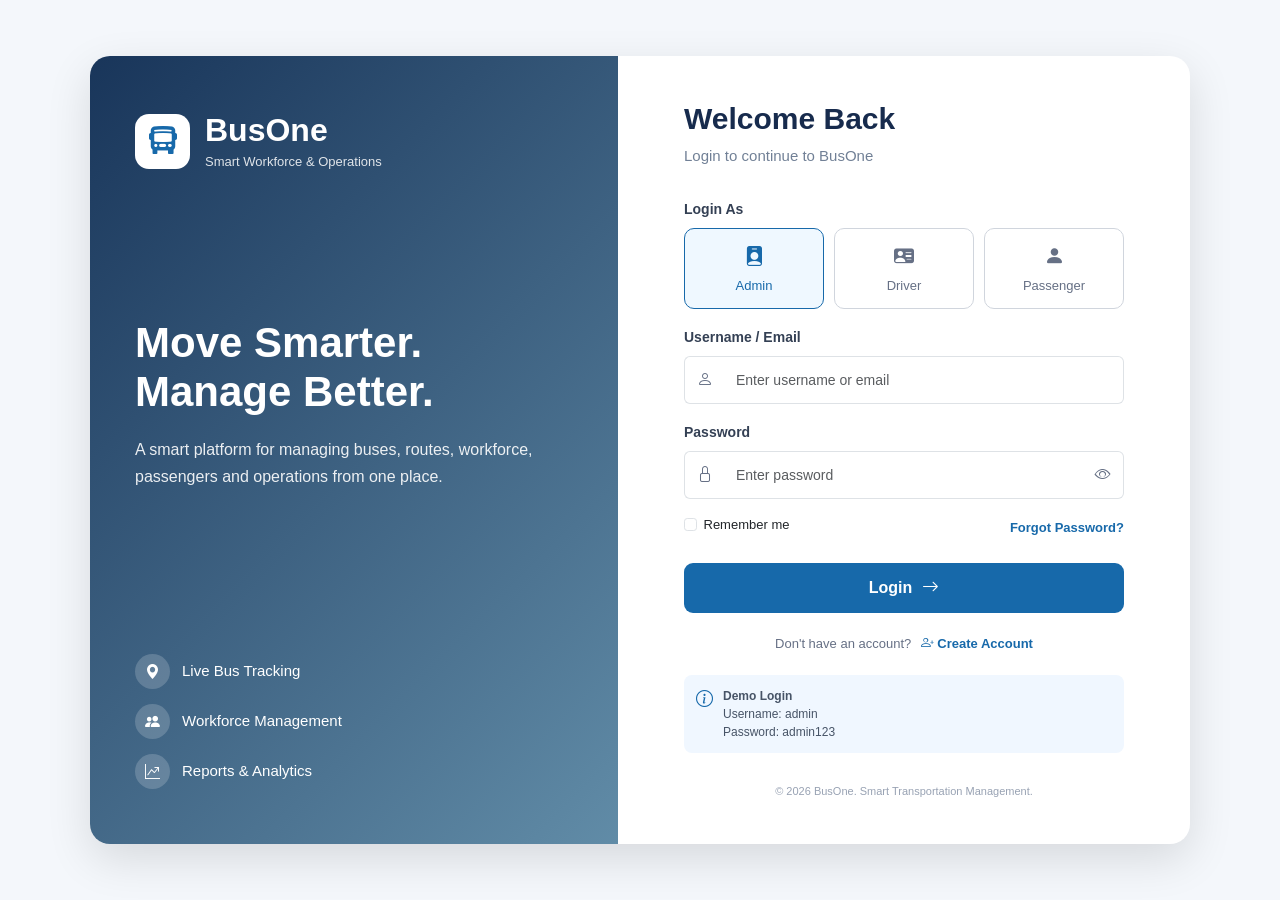
<file: Frontend/index.html>
<!DOCTYPE html>
<html lang="en">

<head>
    <meta charset="UTF-8">
    <meta name="viewport" content="width=device-width, initial-scale=1.0">

    <title>BusOne - Login</title>

    <!-- Bootstrap CSS -->
    <link href="https://cdn.jsdelivr.net/npm/bootstrap@5.3.3/dist/css/bootstrap.min.css" rel="stylesheet">

    <!-- Bootstrap Icons -->
    <link rel="stylesheet" href="https://cdn.jsdelivr.net/npm/bootstrap-icons@1.11.3/font/bootstrap-icons.min.css">

    <!-- Custom CSS -->
    <link rel="stylesheet" href="style.css">
</head>

<body>

    <div class="login-page">

        <div class="login-container">

            <!-- LEFT SIDE -->
            <div class="login-left">

                <div class="overlay"></div>

                <div class="left-content">

                    <div class="brand">
                        <div class="brand-icon">
                            <i class="bi bi-bus-front-fill"></i>
                        </div>

                        <div>
                            <h1>BusOne</h1>
                            <p>Smart Workforce & Operations</p>
                        </div>
                    </div>

                    <div class="welcome-text">
                        <h2>Move Smarter.<br>Manage Better.</h2>

                        <p>
                            A smart platform for managing buses,
                            routes, workforce, passengers and operations
                            from one place.
                        </p>
                    </div>

                    <div class="features">

                        <div class="feature">
                            <i class="bi bi-geo-alt-fill"></i>
                            <span>Live Bus Tracking</span>
                        </div>

                        <div class="feature">
                            <i class="bi bi-people-fill"></i>
                            <span>Workforce Management</span>
                        </div>

                        <div class="feature">
                            <i class="bi bi-graph-up-arrow"></i>
                            <span>Reports & Analytics</span>
                        </div>

                    </div>

                </div>

            </div>


            <!-- RIGHT SIDE -->
            <div class="login-right">

                <div class="login-box">

                    <!-- Logo -->
                    <div class="mobile-logo">
                        <div class="brand-icon">
                            <i class="bi bi-bus-front-fill"></i>
                        </div>

                        <h2>BusOne</h2>
                    </div>


                    <div class="login-heading">
                        <h2>Welcome Back</h2>
                        <p>Login to continue to BusOne</p>
                    </div>


                    <!-- Login Form -->
                    <form id="loginForm">

                        <!-- Role -->
                        <div class="mb-3">

                            <label class="form-label">
                                Login As
                            </label>

                            <div class="role-options">

                                <label class="role-card active">
                                    <input type="radio" name="role" value="admin" checked>

                                    <i class="bi bi-person-badge-fill"></i>

                                    <span>Admin</span>
                                </label>


                                <label class="role-card">
                                    <input type="radio" name="role" value="driver">

                                    <i class="bi bi-person-vcard-fill"></i>

                                    <span>Driver</span>
                                </label>


                                <label class="role-card">
                                    <input type="radio" name="role" value="passenger">

                                    <i class="bi bi-person-fill"></i>

                                    <span>Passenger</span>
                                </label>

                            </div>

                        </div>


                        <!-- Username -->
                        <div class="mb-3">

                            <label for="username" class="form-label">
                                Username / Email
                            </label>

                            <div class="input-group">

                                <span class="input-group-text">
                                    <i class="bi bi-person"></i>
                                </span>

                                <input type="text" class="form-control" id="username"
                                    placeholder="Enter username or email">

                            </div>

                            <small class="error-message" id="usernameError"></small>

                        </div>


                        <!-- Password -->
                        <div class="mb-3">

                            <label for="password" class="form-label">
                                Password
                            </label>

                            <div class="input-group">

                                <span class="input-group-text">
                                    <i class="bi bi-lock"></i>
                                </span>

                                <input type="password" class="form-control" id="password" placeholder="Enter password">

                                <button type="button" class="btn password-btn" id="togglePassword">
                                    <i class="bi bi-eye" id="eyeIcon"></i>
                                </button>

                            </div>

                            <small class="error-message" id="passwordError"></small>

                        </div>


                        <!-- Remember / Forgot -->
                        <div class="login-options">

                            <div class="form-check">

                                <input class="form-check-input" type="checkbox" id="remember">

                                <label class="form-check-label" for="remember">
                                    Remember me
                                </label>

                            </div>

                            <a href="#" id="forgotPassword">
                                Forgot Password?
                            </a>

                        </div>


                        <!-- Login Button -->
                        <button type="submit" class="btn login-btn">
                            <span>Login</span>
                            <i class="bi bi-arrow-right"></i>
                        </button>
                        <!-- Sign Up Button -->
                        <div class="signup-section">
                            <p>Don't have an account?</p>

                            <button type="button" class="btn signup-btn" data-bs-toggle="modal"
                                data-bs-target="#signupModal">
                                <i class="bi bi-person-plus"></i>
                                Create Account
                            </button>
                        </div>
                        
                        <!-- Demo Credentials -->
                        <div class="demo-info">

                            <i class="bi bi-info-circle"></i>

                            <div>
                                <strong>Demo Login</strong>
                                <br>
                                Username: admin
                                <br>
                                Password: admin123
                            </div>

                        </div>

                    </form>


                    <div class="login-footer">
                        <p>
                            © 2026 BusOne. Smart Transportation Management.
                        </p>
                    </div>

                </div>

            </div>

        </div>

    </div>
    <!-- =========================
     SIGN UP MODAL
========================= -->

<div
    class="modal fade"
    id="signupModal"
    tabindex="-1"
    aria-labelledby="signupModalLabel"
    aria-hidden="true"
>
    <div class="modal-dialog modal-dialog-centered">
        <div class="modal-content signup-modal">

            <!-- Modal Header -->
            <div class="modal-header">
                <div>
                    <h5 class="modal-title" id="signupModalLabel">
                        Create BusOne Account
                    </h5>

                    <p class="signup-subtitle">
                        Register to access BusOne
                    </p>
                </div>

                <button
                    type="button"
                    class="btn-close"
                    data-bs-dismiss="modal"
                    aria-label="Close"
                ></button>
            </div>


            <!-- Modal Body -->
            <div class="modal-body">

                <form id="signupForm">

                    <!-- Full Name -->
                    <div class="mb-3">
                        <label for="signupName" class="form-label">
                            Full Name
                        </label>

                        <div class="input-group">
                            <span class="input-group-text">
                                <i class="bi bi-person"></i>
                            </span>

                            <input
                                type="text"
                                class="form-control"
                                id="signupName"
                                placeholder="Enter your full name"
                            >
                        </div>

                        <small
                            class="error-message"
                            id="signupNameError"
                        ></small>
                    </div>


                    <!-- Email -->
                    <div class="mb-3">
                        <label for="signupEmail" class="form-label">
                            Email Address
                        </label>

                        <div class="input-group">
                            <span class="input-group-text">
                                <i class="bi bi-envelope"></i>
                            </span>

                            <input
                                type="email"
                                class="form-control"
                                id="signupEmail"
                                placeholder="Enter your email"
                            >
                        </div>

                        <small
                            class="error-message"
                            id="signupEmailError"
                        ></small>
                    </div>


                    <!-- Role -->
                    <div class="mb-3">
                        <label for="signupRole" class="form-label">
                            Register As
                        </label>

                        <select
                            class="form-select signup-select"
                            id="signupRole"
                        >
                            <option value="passenger">Passenger</option>
                            <option value="driver">Driver</option>
                            <option value="admin">Admin</option>
                        </select>
                    </div>


                    <!-- Password -->
                    <div class="mb-3">
                        <label for="signupPassword" class="form-label">
                            Password
                        </label>

                        <div class="input-group">
                            <span class="input-group-text">
                                <i class="bi bi-lock"></i>
                            </span>

                            <input
                                type="password"
                                class="form-control"
                                id="signupPassword"
                                placeholder="Create a password"
                            >
                        </div>

                        <small
                            class="error-message"
                            id="signupPasswordError"
                        ></small>
                    </div>


                    <!-- Confirm Password -->
                    <div class="mb-3">
                        <label for="confirmPassword" class="form-label">
                            Confirm Password
                        </label>

                        <div class="input-group">
                            <span class="input-group-text">
                                <i class="bi bi-shield-lock"></i>
                            </span>

                            <input
                                type="password"
                                class="form-control"
                                id="confirmPassword"
                                placeholder="Confirm your password"
                            >
                        </div>

                        <small
                            class="error-message"
                            id="confirmPasswordError"
                        ></small>
                    </div>


                    <!-- Signup Button -->
                    <button
                        type="submit"
                        class="btn signup-submit-btn"
                    >
                        <i class="bi bi-person-plus"></i>
                        Create Account
                    </button>

                </form>

            </div>

        </div>
    </div>
</div>

    <!-- Bootstrap JS -->
    <script src="https://cdn.jsdelivr.net/npm/bootstrap@5.3.3/dist/js/bootstrap.bundle.min.js">
    </script>

    <!-- Custom JS -->
    <script src="script.js"></script>

</body>

</html>
</file>
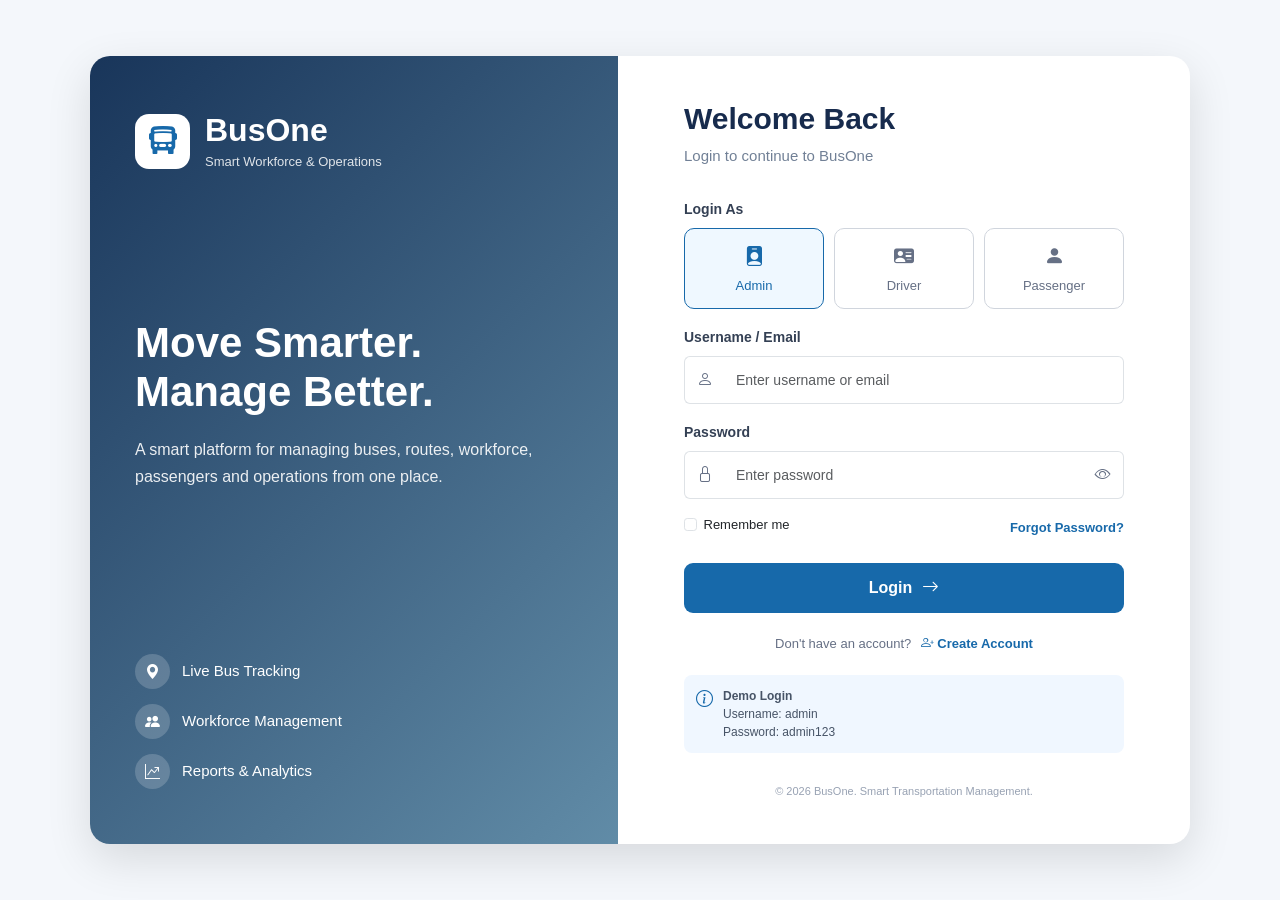
<file: Frontend/admin-dashboard.html>
<!DOCTYPE html>
<html lang="en">
<head>
  <meta charset="UTF-8">
  <meta name="viewport" content="width=device-width, initial-scale=1.0">

  <title>BusOne - Admin Dashboard</title>

  <!-- Bootstrap 5 -->
  <link
    href="https://cdn.jsdelivr.net/npm/bootstrap@5.3.3/dist/css/bootstrap.min.css"
    rel="stylesheet"
  >

  <!-- Bootstrap Icons -->
  <link
    rel="stylesheet"
    href="https://cdn.jsdelivr.net/npm/bootstrap-icons@1.11.3/font/bootstrap-icons.min.css"
  >

  <style>
    body {
      background: #f4f7fb;
      font-family: "Segoe UI", sans-serif;
    }

    .sidebar {
      min-height: 100vh;
      background: linear-gradient(180deg, #071b33, #0b3154);
    }

    .brand {
      font-size: 24px;
      font-weight: 700;
      color: white;
    }

    .brand i {
      color: #4da3ff;
    }

    .sidebar .nav-link {
      color: #cbd5e1;
      padding: 12px 15px;
      border-radius: 10px;
      margin-bottom: 5px;
      transition: 0.2s;
    }

    .sidebar .nav-link:hover,
    .sidebar .nav-link.active {
      background: rgba(255,255,255,0.12);
      color: white;
    }

    .sidebar .nav-link i {
      margin-right: 10px;
    }

    .topbar {
      background: white;
      border-bottom: 1px solid #e5e7eb;
    }

    .stat-card {
      border: none;
      border-radius: 16px;
      transition: 0.25s;
      box-shadow: 0 5px 20px rgba(0,0,0,0.05);
    }

    .stat-card:hover {
      transform: translateY(-4px);
      box-shadow: 0 10px 25px rgba(0,0,0,0.09);
    }

    .stat-icon {
      width: 52px;
      height: 52px;
      border-radius: 14px;
      display: flex;
      align-items: center;
      justify-content: center;
      font-size: 24px;
    }

    .dashboard-card {
      border: none;
      border-radius: 16px;
      box-shadow: 0 5px 20px rgba(0,0,0,0.05);
    }

    .quick-action {
      border: 1px solid #e5e7eb;
      border-radius: 12px;
      padding: 18px;
      text-decoration: none;
      color: #1f2937;
      display: block;
      transition: 0.2s;
    }

    .quick-action:hover {
      border-color: #0d6efd;
      background: #f8fbff;
      transform: translateY(-2px);
    }

    .profile-circle {
      width: 40px;
      height: 40px;
      border-radius: 50%;
      background: #0d6efd;
      color: white;
      display: flex;
      align-items: center;
      justify-content: center;
      font-weight: 600;
    }

    @media (max-width: 768px) {
      .sidebar {
        min-height: auto;
      }
    }
  </style>
</head>

<body>

<div class="container-fluid">
  <div class="row">

    <!-- SIDEBAR -->
    <aside class="col-lg-2 col-md-3 p-3 sidebar">

      <div class="brand mb-4">
        <i class="bi bi-bus-front-fill"></i>
        BusOne
      </div>

      <small class="text-secondary text-uppercase">
        Main Menu
      </small>

      <nav class="nav flex-column mt-3">

        <a href="#" class="nav-link active">
          <i class="bi bi-grid-fill"></i>
          Dashboard
        </a>

        <a href="buses.html" class="nav-link">
          <i class="bi bi-bus-front"></i>
          Buses
        </a>

        <a href="#" class="nav-link">
          <i class="bi bi-person-badge"></i>
          Drivers
        </a>

        <a href="#" class="nav-link">
          <i class="bi bi-people"></i>
          Passengers
        </a>

        <a href="#" class="nav-link">
          <i class="bi bi-ticket-perforated"></i>
          Bus Passes
        </a>

        <a href="#" class="nav-link">
          <i class="bi bi-calendar-check"></i>
          Attendance
        </a>

        <a href="#" class="nav-link">
          <i class="bi bi-credit-card"></i>
          Payments
        </a>

        <a href="#" class="nav-link">
          <i class="bi bi-bar-chart"></i>
          Reports
        </a>

        <a href="#" class="nav-link">
          <i class="bi bi-bell"></i>
          Notifications
        </a>

      </nav>

      <hr class="border-secondary">

      <button id="logoutBtn" class="btn btn-outline-light w-100">
        <i class="bi bi-box-arrow-right"></i>
        Logout
      </button>

    </aside>


    <!-- MAIN CONTENT -->
    <main class="col-lg-10 col-md-9 p-0">

      <!-- TOPBAR -->
      <div class="topbar px-4 py-3 d-flex justify-content-between align-items-center">

        <div>
          <h5 class="mb-0">Admin Dashboard</h5>
          <small class="text-muted">
            Smart Transportation Management
          </small>
        </div>

        <div class="d-flex align-items-center gap-3">

          <button class="btn btn-light position-relative">
            <i class="bi bi-bell"></i>
            <span class="position-absolute top-0 start-100 translate-middle badge rounded-pill bg-danger">
              3
            </span>
          </button>

          <div class="profile-circle">
            A
          </div>

        </div>

      </div>


      <!-- DASHBOARD -->
      <div class="p-4">

        <div class="mb-4">
          <h2 class="fw-bold">Welcome back, Admin 👋</h2>
          <p class="text-muted mb-0">
            Here's what's happening with BusOne today.
          </p>
        </div>


        <!-- STATISTICS -->
        <div class="row g-4 mb-4">

          <div class="col-xl-3 col-sm-6">
            <div class="card stat-card p-3">

              <div class="d-flex justify-content-between align-items-center">

                <div>
                  <small class="text-muted">
                    Total Buses
                  </small>

                  <h3 class="fw-bold mt-2 mb-0">
                    12
                  </h3>

                  <small class="text-success">
                    <i class="bi bi-arrow-up"></i>
                    8% this month
                  </small>
                </div>

                <div class="stat-icon bg-primary-subtle text-primary">
                  <i class="bi bi-bus-front-fill"></i>
                </div>

              </div>

            </div>
          </div>


          <div class="col-xl-3 col-sm-6">
            <div class="card stat-card p-3">

              <div class="d-flex justify-content-between align-items-center">

                <div>
                  <small class="text-muted">
                    Drivers
                  </small>

                  <h3 class="fw-bold mt-2 mb-0">
                    28
                  </h3>

                  <small class="text-success">
                    <i class="bi bi-check-circle"></i>
                    Active workforce
                  </small>
                </div>

                <div class="stat-icon bg-success-subtle text-success">
                  <i class="bi bi-person-badge-fill"></i>
                </div>

              </div>

            </div>
          </div>


          <div class="col-xl-3 col-sm-6">
            <div class="card stat-card p-3">

              <div class="d-flex justify-content-between align-items-center">

                <div>
                  <small class="text-muted">
                    Passengers
                  </small>

                  <h3 class="fw-bold mt-2 mb-0">
                    450
                  </h3>

                  <small class="text-success">
                    <i class="bi bi-arrow-up"></i>
                    12% this month
                  </small>
                </div>

                <div class="stat-icon bg-warning-subtle text-warning">
                  <i class="bi bi-people-fill"></i>
                </div>

              </div>

            </div>
          </div>


          <div class="col-xl-3 col-sm-6">
            <div class="card stat-card p-3">

              <div class="d-flex justify-content-between align-items-center">

                <div>
                  <small class="text-muted">
                    Active Passes
                  </small>

                  <h3 class="fw-bold mt-2 mb-0">
                    380
                  </h3>

                  <small class="text-primary">
                    <i class="bi bi-ticket-perforated"></i>
                    Valid passes
                  </small>
                </div>

                <div class="stat-icon bg-info-subtle text-info">
                  <i class="bi bi-ticket-detailed-fill"></i>
                </div>

              </div>

            </div>
          </div>

        </div>


        <div class="row g-4">

          <!-- QUICK ACTIONS -->
          <div class="col-lg-5">

            <div class="card dashboard-card p-4 h-100">

              <div class="d-flex justify-content-between mb-3">
                <h5 class="fw-bold mb-0">
                  Quick Actions
                </h5>

                <i class="bi bi-lightning-charge-fill text-warning"></i>
              </div>

              <div class="row g-3">

                <div class="col-6">
                  <a href="buses.html" class="quick-action">
                    <i class="bi bi-plus-circle text-primary fs-4"></i>
                    <div class="fw-semibold mt-2">
                      Add Bus
                    </div>
                    <small class="text-muted">
                      Register new bus
                    </small>
                  </a>
                </div>

                <div class="col-6">
                  <a href="#" class="quick-action">
                    <i class="bi bi-person-plus text-success fs-4"></i>
                    <div class="fw-semibold mt-2">
                      Add Driver
                    </div>
                    <small class="text-muted">
                      Add workforce
                    </small>
                  </a>
                </div>

                <div class="col-6">
                  <a href="#" class="quick-action">
                    <i class="bi bi-ticket text-warning fs-4"></i>
                    <div class="fw-semibold mt-2">
                      Manage Passes
                    </div>
                    <small class="text-muted">
                      View bus passes
                    </small>
                  </a>
                </div>

                <div class="col-6">
                  <a href="#" class="quick-action">
                    <i class="bi bi-bell text-danger fs-4"></i>
                    <div class="fw-semibold mt-2">
                      Notification
                    </div>
                    <small class="text-muted">
                      Send bus alerts
                    </small>
                  </a>
                </div>

              </div>

            </div>

          </div>


          <!-- RECENT ACTIVITY -->
          <div class="col-lg-7">

            <div class="card dashboard-card p-4 h-100">

              <div class="d-flex justify-content-between align-items-center mb-3">

                <h5 class="fw-bold mb-0">
                  Recent Activity
                </h5>

                <button class="btn btn-sm btn-outline-primary">
                  View All
                </button>

              </div>

              <div class="list-group list-group-flush">

                <div class="list-group-item px-0 d-flex gap-3">

                  <div class="stat-icon bg-primary-subtle text-primary">
                    <i class="bi bi-bus-front"></i>
                  </div>

                  <div>
                    <div class="fw-semibold">
                      New bus added
                    </div>

                    <small class="text-muted">
                      MH-16-2002 was added to the system
                    </small>
                  </div>

                </div>


                <div class="list-group-item px-0 d-flex gap-3">

                  <div class="stat-icon bg-success-subtle text-success">
                    <i class="bi bi-person-check"></i>
                  </div>

                  <div>
                    <div class="fw-semibold">
                      Passenger registered
                    </div>

                    <small class="text-muted">
                      New passenger account created
                    </small>
                  </div>

                </div>


                <div class="list-group-item px-0 d-flex gap-3">

                  <div class="stat-icon bg-warning-subtle text-warning">
                    <i class="bi bi-credit-card"></i>
                  </div>

                  <div>
                    <div class="fw-semibold">
                      One-day payment received
                    </div>

                    <small class="text-muted">
                      Temporary bus ticket generated
                    </small>
                  </div>

                </div>

              </div>

            </div>

          </div>

        </div>


        <!-- SYSTEM STATUS -->
        <div class="card dashboard-card p-4 mt-4">

          <div class="row align-items-center">

            <div class="col-md-8">

              <h5 class="fw-bold">
                <i class="bi bi-activity text-success"></i>
                System Status
              </h5>

              <p class="text-muted mb-md-0">
                BusOne services are running normally.
              </p>

            </div>

            <div class="col-md-4 text-md-end">

              <span class="badge bg-success-subtle text-success px-3 py-2">
                <i class="bi bi-check-circle-fill"></i>
                All Systems Operational
              </span>

            </div>

          </div>

        </div>

      </div>

    </main>

  </div>
</div>


<script src="admin-dashboard.js"></script>

</body>
</html>
</file>
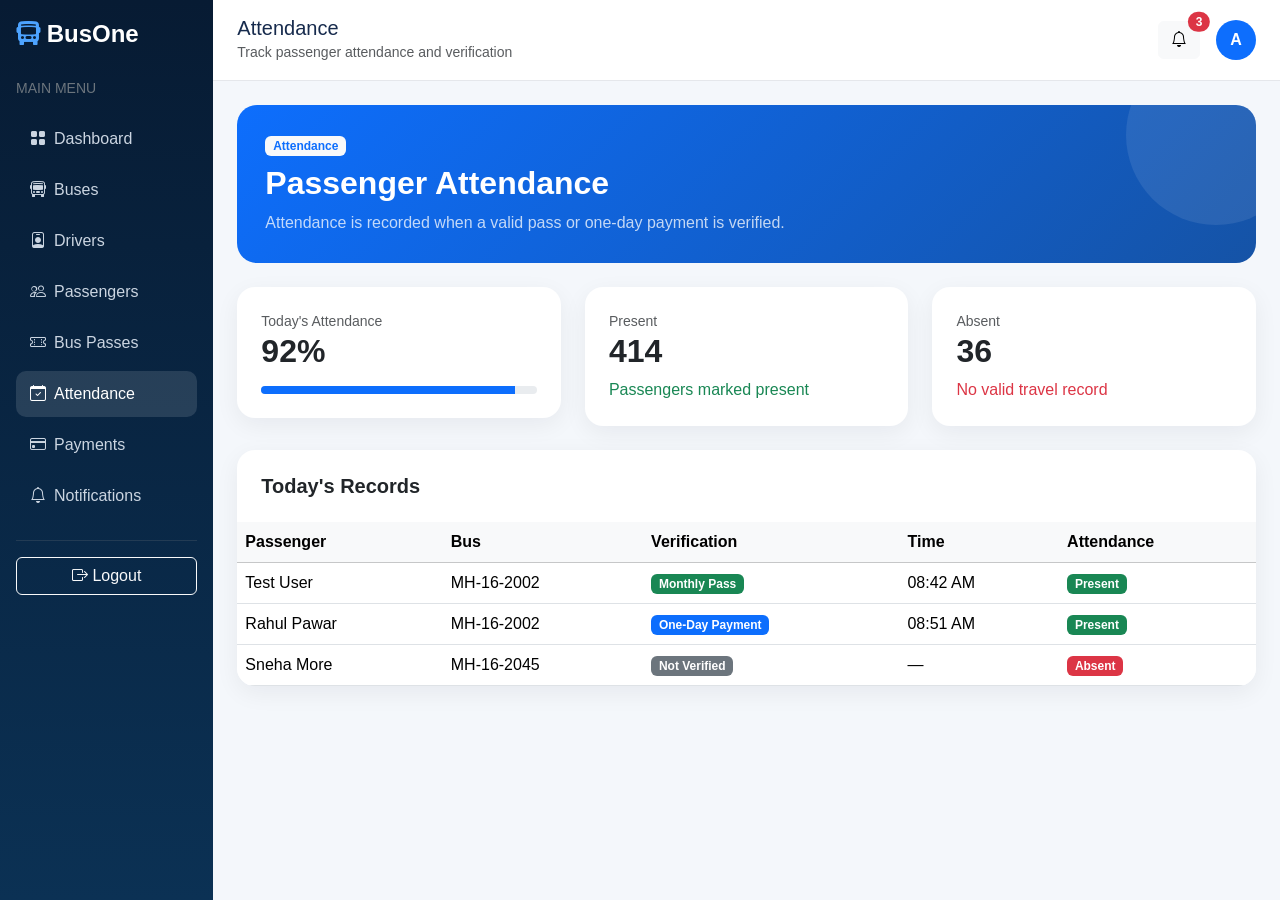
<file: Frontend/attendance.html>
<!DOCTYPE html>
<html lang="en">
<head>
<meta charset="UTF-8">
<meta name="viewport" content="width=device-width, initial-scale=1.0">
<title>BusOne - Attendance</title>
<link href="https://cdn.jsdelivr.net/npm/bootstrap@5.3.3/dist/css/bootstrap.min.css" rel="stylesheet">
<link rel="stylesheet" href="https://cdn.jsdelivr.net/npm/bootstrap-icons@1.11.3/font/bootstrap-icons.min.css">
<style>
body{background:#f4f7fb;font-family:"Segoe UI",Arial,sans-serif;color:#172b4d}
.sidebar{min-height:100vh;background:linear-gradient(180deg,#071b33,#0b3154)}
.brand{font-size:24px;font-weight:700;color:#fff}
.brand i{color:#4da3ff}
.sidebar .nav-link{color:#cbd5e1;padding:11px 14px;border-radius:10px;margin-bottom:5px}
.sidebar .nav-link:hover,.sidebar .nav-link.active{background:rgba(255,255,255,.12);color:#fff}
.sidebar .nav-link i{width:25px;margin-right:8px}
.topbar{background:#fff;border-bottom:1px solid #e5e7eb}
.cardx{border:0;border-radius:18px;box-shadow:0 7px 24px rgba(15,23,42,.06)}
.stat-icon{width:52px;height:52px;border-radius:14px;display:flex;align-items:center;justify-content:center;font-size:23px}
.hero{background:linear-gradient(135deg,#0d6efd,#1553a6);color:#fff;border-radius:20px;padding:28px;position:relative;overflow:hidden}
.hero:after{content:"";position:absolute;width:180px;height:180px;border-radius:50%;background:rgba(255,255,255,.09);right:-50px;top:-60px}
.table-card{border:0;border-radius:18px;box-shadow:0 7px 24px rgba(15,23,42,.06);overflow:hidden}
.profile{width:40px;height:40px;border-radius:50%;background:#0d6efd;color:#fff;display:flex;align-items:center;justify-content:center;font-weight:700}
@media(max-width:768px){.sidebar{min-height:auto}}
</style>
</head>
<body>
<div class="container-fluid"><div class="row">
<aside class="col-lg-2 col-md-3 p-3 sidebar">
<div class="brand mb-4"><i class="bi bi-bus-front-fill"></i> BusOne</div>
<small class="text-secondary text-uppercase">Main Menu</small>
<nav class="nav flex-column mt-3"><a href="admin-dashboard.html" class="nav-link "><i class="bi bi-grid-fill"></i>Dashboard</a><a href="buses.html" class="nav-link "><i class="bi bi-bus-front"></i>Buses</a><a href="drivers.html" class="nav-link "><i class="bi bi-person-badge"></i>Drivers</a><a href="passengers.html" class="nav-link "><i class="bi bi-people"></i>Passengers</a><a href="passes.html" class="nav-link "><i class="bi bi-ticket-perforated"></i>Bus Passes</a><a href="attendance.html" class="nav-link active"><i class="bi bi-calendar-check"></i>Attendance</a><a href="payments.html" class="nav-link "><i class="bi bi-credit-card"></i>Payments</a><a href="notifications.html" class="nav-link "><i class="bi bi-bell"></i>Notifications</a></nav>
<hr class="border-secondary">
<a href="index.html" class="btn btn-outline-light w-100"><i class="bi bi-box-arrow-right"></i> Logout</a>
</aside>
<main class="col-lg-10 col-md-9 p-0">
<div class="topbar px-4 py-3 d-flex justify-content-between align-items-center">
<div><h5 class="mb-0">Attendance</h5><small class="text-muted">Track passenger attendance and verification</small></div>
<div class="d-flex align-items-center gap-3"><button class="btn btn-light position-relative"><i class="bi bi-bell"></i><span class="position-absolute top-0 start-100 translate-middle badge rounded-pill bg-danger">3</span></button><div class="profile">A</div></div>
</div>
<div class="p-4">
<div class="hero mb-4"><div class="position-relative z-1"><span class="badge bg-light text-primary mb-2">Attendance</span><h2 class="fw-bold">Passenger Attendance</h2><p class="mb-0 opacity-75">Attendance is recorded when a valid pass or one-day payment is verified.</p></div></div>
<div class="row g-4 mb-4">
<div class="col-md-4"><div class="card cardx p-4"><small class="text-muted">Today's Attendance</small><h2 class="fw-bold">92%</h2><div class="progress mt-2" style="height:8px"><div class="progress-bar" style="width:92%"></div></div></div></div>
<div class="col-md-4"><div class="card cardx p-4"><small class="text-muted">Present</small><h2 class="fw-bold">414</h2><span class="text-success">Passengers marked present</span></div></div>
<div class="col-md-4"><div class="card cardx p-4"><small class="text-muted">Absent</small><h2 class="fw-bold">36</h2><span class="text-danger">No valid travel record</span></div></div>
</div>
<div class="card table-card"><div class="p-4"><h5 class="fw-bold mb-0">Today's Records</h5></div><div class="table-responsive"><table class="table align-middle mb-0"><thead class="table-light"><tr><th>Passenger</th><th>Bus</th><th>Verification</th><th>Time</th><th>Attendance</th></tr></thead><tbody>
<tr><td>Test User</td><td>MH-16-2002</td><td><span class="badge text-bg-success">Monthly Pass</span></td><td>08:42 AM</td><td><span class="badge text-bg-success">Present</span></td></tr>
<tr><td>Rahul Pawar</td><td>MH-16-2002</td><td><span class="badge text-bg-primary">One-Day Payment</span></td><td>08:51 AM</td><td><span class="badge text-bg-success">Present</span></td></tr>
<tr><td>Sneha More</td><td>MH-16-2045</td><td><span class="badge text-bg-secondary">Not Verified</span></td><td>—</td><td><span class="badge text-bg-danger">Absent</span></td></tr>
</tbody></table></div></div></div>
</main></div></div>
</body></html>
</file>
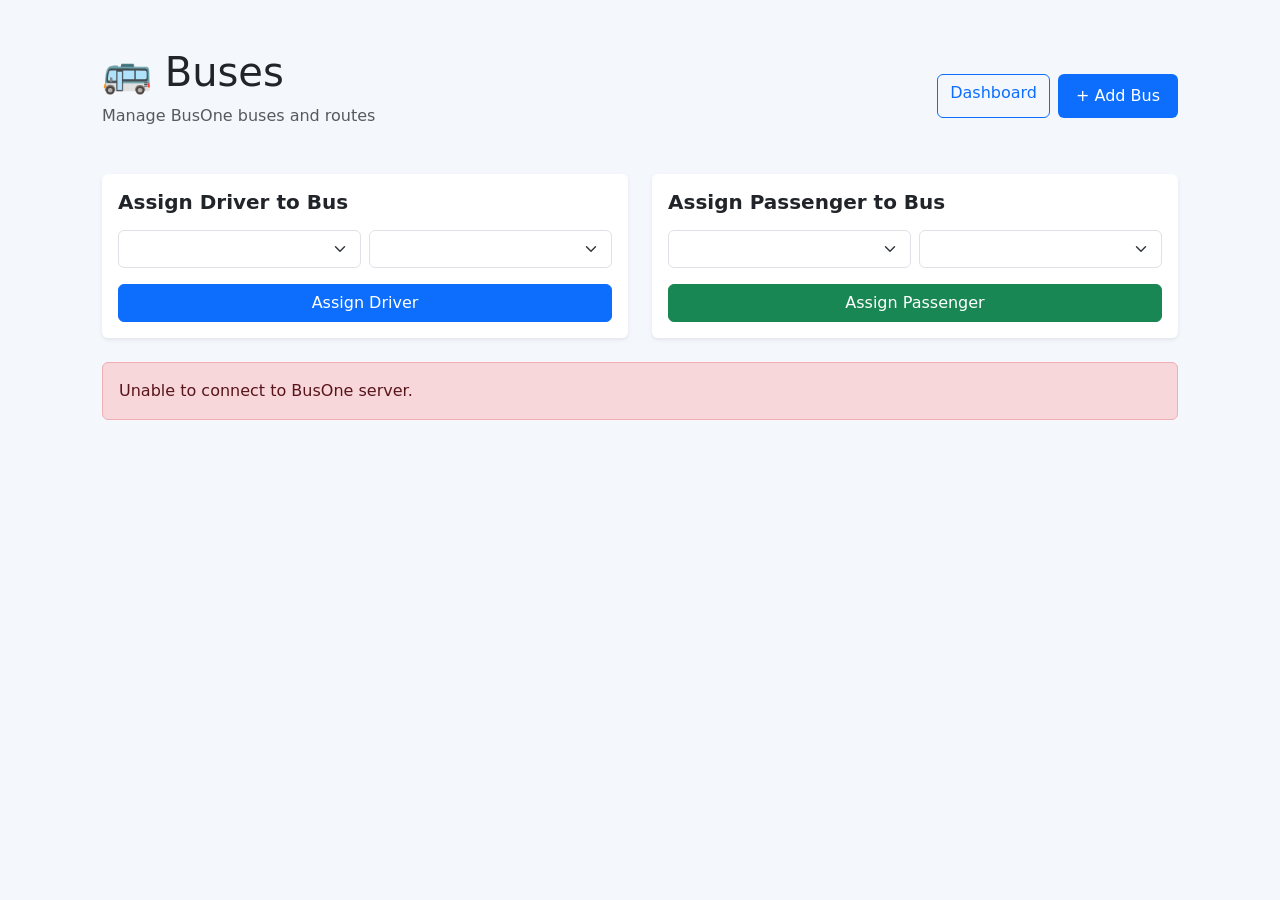
<file: Frontend/buses.html>
<!DOCTYPE html>
<html lang="en">
<head>
    <meta charset="UTF-8">
    <meta name="viewport" content="width=device-width, initial-scale=1.0">

    <title>BusOne - Buses</title>

    <link
        href="https://cdn.jsdelivr.net/npm/bootstrap@5.3.3/dist/css/bootstrap.min.css"
        rel="stylesheet"
    >

    <style>
        body {
            background: #f4f7fb;
        }

        .container {
            max-width: 1100px;
        }

        .page-header {
            display: flex;
            justify-content: space-between;
            align-items: center;
            margin-bottom: 30px;
        }

        .bus-card {
            background: white;
            border: 1px solid #ddd;
            border-radius: 10px;
            padding: 20px;
            margin-bottom: 15px;
        }

        .bus-number {
            font-size: 20px;
            font-weight: 600;
        }

        .add-btn {
            background: #0d6efd;
            color: white;
            border: none;
            padding: 10px 18px;
            border-radius: 6px;
        }

        .add-btn:hover {
            background: #0b5ed7;
        }
    </style>
</head>

<body>

<div class="container py-5">

    <div class="page-header">

        <div>
            <h1>🚌 Buses</h1>
            <p class="text-muted">
                Manage BusOne buses and routes
            </p>
        </div>

        <div class="d-flex gap-2">
            <a href="admin-dashboard.html" class="btn btn-outline-primary">Dashboard</a>
            <button
                class="add-btn"
                data-bs-toggle="modal"
                data-bs-target="#addBusModal"
            >
                + Add Bus
            </button>
        </div>

    </div>


    <div class="row g-4 mb-4">
        <div class="col-md-6">
            <div class="card shadow-sm border-0 p-3">
                <h5 class="fw-bold mb-3">Assign Driver to Bus</h5>
                <div class="row g-2">
                    <div class="col-md-6">
                        <select id="assignDriverSelect" class="form-select"></select>
                    </div>
                    <div class="col-md-6">
                        <select id="assignDriverBusSelect" class="form-select"></select>
                    </div>
                </div>
                <button id="assignDriverBtn" class="btn btn-primary mt-3 w-100">Assign Driver</button>
            </div>
        </div>
        <div class="col-md-6">
            <div class="card shadow-sm border-0 p-3">
                <h5 class="fw-bold mb-3">Assign Passenger to Bus</h5>
                <div class="row g-2">
                    <div class="col-md-6">
                        <select id="assignPassengerSelect" class="form-select"></select>
                    </div>
                    <div class="col-md-6">
                        <select id="assignPassengerBusSelect" class="form-select"></select>
                    </div>
                </div>
                <button id="assignPassengerBtn" class="btn btn-success mt-3 w-100">Assign Passenger</button>
            </div>
        </div>
    </div>

    <div id="busList">

        <div class="text-center text-muted">
            Loading buses...
        </div>

    </div>

</div>


<!-- Add Bus Modal -->

<div
    class="modal fade"
    id="addBusModal"
    tabindex="-1"
>
    <div class="modal-dialog">

        <div class="modal-content">

            <div class="modal-header">

                <h5 class="modal-title">
                    Add New Bus
                </h5>

                <button
                    type="button"
                    class="btn-close"
                    data-bs-dismiss="modal"
                ></button>

            </div>


            <div class="modal-body">

                <form id="addBusForm">

                    <div class="mb-3">

                        <label class="form-label">
                            Bus Number
                        </label>

                        <input
                            type="text"
                            class="form-control"
                            id="busNumber"
                            placeholder="Example: MH-16-AB-1234"
                            required
                        >

                    </div>


                    <div class="mb-3">

                        <label class="form-label">
                            Route
                        </label>

                        <input
                            type="text"
                            class="form-control"
                            id="busRoute"
                            placeholder="Example: Pune → Mumbai"
                            required
                        >

                    </div>


                    <div class="mb-3">

                        <label class="form-label">
                            Capacity
                        </label>

                        <input
                            type="number"
                            class="form-control"
                            id="busCapacity"
                            placeholder="Example: 50"
                            min="1"
                            required
                        >

                    </div>


                    <button
                        type="submit"
                        class="btn btn-primary w-100"
                    >
                        Add Bus
                    </button>

                </form>

            </div>

        </div>

    </div>
</div>


<script
    src="https://cdn.jsdelivr.net/npm/bootstrap@5.3.3/dist/js/bootstrap.bundle.min.js">
</script>

<script>

const API_URL = `${window.location.protocol}//${window.location.hostname}:5000`;


async function populateAssignmentOptions() {
    const driverSelect = document.getElementById('assignDriverSelect');
    const driverBusSelect = document.getElementById('assignDriverBusSelect');
    const passengerSelect = document.getElementById('assignPassengerSelect');
    const passengerBusSelect = document.getElementById('assignPassengerBusSelect');

    try {
        const [driversRes, passengersRes, busesRes] = await Promise.all([
            fetch(`${API_URL}/drivers`),
            fetch(`${API_URL}/passengers`),
            fetch(`${API_URL}/buses`)
        ]);

        const driversData = await driversRes.json();
        const passengersData = await passengersRes.json();
        const busesData = await busesRes.json();

        if (driverSelect) {
            driverSelect.innerHTML = '<option value="">Select driver</option>' + (driversData.drivers || []).map(d => `<option value="${d.id}">${d.full_name} (${d.email})</option>`).join('');
        }

        if (passengerSelect) {
            passengerSelect.innerHTML = '<option value="">Select passenger</option>' + (passengersData.passengers || []).map(p => `<option value="${p.id}">${p.full_name} (${p.email})</option>`).join('');
        }

        if (driverBusSelect) {
            driverBusSelect.innerHTML = '<option value="">Select bus</option>' + (busesData.buses || []).map(b => `<option value="${b.id}">${b.bus_number} - ${b.route}</option>`).join('');
        }

        if (passengerBusSelect) {
            passengerBusSelect.innerHTML = '<option value="">Select bus</option>' + (busesData.buses || []).map(b => `<option value="${b.id}">${b.bus_number} - ${b.route}</option>`).join('');
        }
    } catch (error) {
        console.error('Assignment options error:', error);
    }
}

async function loadBuses() {

    const busList = document.getElementById("busList");

    try {

        const response = await fetch(`${API_URL}/buses`);

        const result = await response.json();

        if (!result.success) {
            busList.innerHTML = `
                <p class="text-danger">
                    Unable to load buses.
                </p>
            `;
            return;
        }

        if (result.buses.length === 0) {

            busList.innerHTML = `
                <div class="alert alert-info">
                    No buses added yet.
                </div>
            `;

            return;
        }

        busList.innerHTML = "";

        result.buses.forEach(bus => {

            busList.innerHTML += `

                <div class="bus-card">
                    <div class="d-flex justify-content-between align-items-start gap-3">
                        <div>
                            <div class="bus-number">🚌 ${bus.bus_number}</div>
                            <div class="text-muted mt-2">Route: ${bus.route}</div>
                            <div class="text-muted">Capacity: ${bus.capacity} passengers</div>
                        </div>
                        <button class="btn btn-sm btn-outline-danger delete-bus-btn" data-bus-id="${bus.id}">Delete</button>
                    </div>
                </div>

            `;

        });

        document.querySelectorAll('.delete-bus-btn').forEach(btn => {
            btn.addEventListener('click', async () => {
                const id = btn.dataset.busId;
                if (!confirm('Delete this bus?')) return;
                const res = await fetch(`${API_URL}/buses/${id}`, { method: 'DELETE' });
                const json = await res.json();
                alert(json.message || 'Bus deleted.');
                loadBuses();
                populateAssignmentOptions();
            });
        });

    } catch (error) {

        console.error(error);

        busList.innerHTML = `
            <div class="alert alert-danger">
                Unable to connect to BusOne server.
            </div>
        `;

    }

}

document.getElementById('assignDriverBtn')?.addEventListener('click', async () => {
    const driver_id = document.getElementById('assignDriverSelect').value;
    const bus_id = document.getElementById('assignDriverBusSelect').value;
    if (!driver_id || !bus_id) {
        alert('Select a driver and a bus');
        return;
    }
    const res = await fetch(`${API_URL}/driver-assignments`, {
        method: 'POST',
        headers: { 'Content-Type': 'application/json' },
        body: JSON.stringify({ driver_id, bus_id })
    });
    const json = await res.json();
    alert(json.message || 'Driver assigned');
    populateAssignmentOptions();
    loadBuses();
});

document.getElementById('assignPassengerBtn')?.addEventListener('click', async () => {
    const passenger_id = document.getElementById('assignPassengerSelect').value;
    const bus_id = document.getElementById('assignPassengerBusSelect').value;
    if (!passenger_id || !bus_id) {
        alert('Select a passenger and a bus');
        return;
    }
    const res = await fetch(`${API_URL}/passenger-assignments`, {
        method: 'POST',
        headers: { 'Content-Type': 'application/json' },
        body: JSON.stringify({ passenger_id, bus_id })
    });
    const json = await res.json();
    alert(json.message || 'Passenger assigned');
    populateAssignmentOptions();
    loadBuses();
});

// ==========================
// ADD BUS
// ==========================

document
    .getElementById("addBusForm")
    .addEventListener("submit", async function(event) {

        event.preventDefault();


        const busNumber =
            document.getElementById("busNumber").value.trim();

        const route =
            document.getElementById("busRoute").value.trim();

        const capacity =
            document.getElementById("busCapacity").value;


        try {

            const response = await fetch(`${API_URL}/buses`, {

                method: "POST",

                headers: {
                    "Content-Type": "application/json"
                },

                body: JSON.stringify({

                    bus_number: busNumber,
                    route: route,
                    capacity: capacity

                })

            });


            const result = await response.json();


            if (result.success) {

                alert("Bus added successfully!");

                document
                    .getElementById("addBusForm")
                    .reset();


                const modalElement =
                    document.getElementById("addBusModal");

                const modal =
                    bootstrap.Modal.getInstance(modalElement);

                if (modal) {
                    modal.hide();
                }


                loadBuses();

            } else {

                alert(result.message);

            }

        } catch (error) {

            console.error(error);

            alert("Unable to connect to BusOne server.");

        }

    });


// Load buses when page opens

loadBuses();
populateAssignmentOptions();

</script>

</body>
</html>
</file>
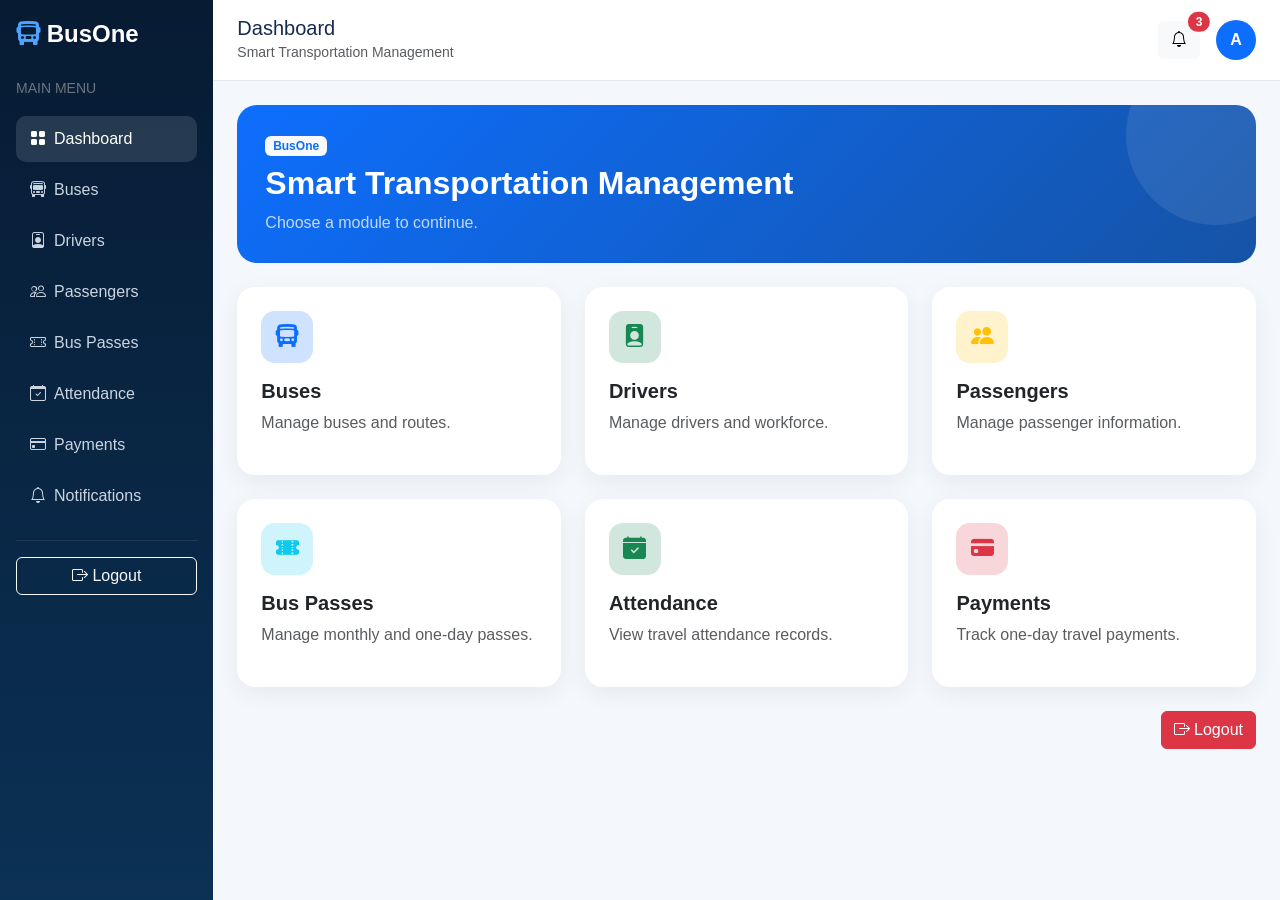
<file: Frontend/dashboard.html>
<!DOCTYPE html>
<html lang="en">
<head>
<meta charset="UTF-8">
<meta name="viewport" content="width=device-width, initial-scale=1.0">
<title>BusOne - Dashboard</title>
<link href="https://cdn.jsdelivr.net/npm/bootstrap@5.3.3/dist/css/bootstrap.min.css" rel="stylesheet">
<link rel="stylesheet" href="https://cdn.jsdelivr.net/npm/bootstrap-icons@1.11.3/font/bootstrap-icons.min.css">
<style>
body{background:#f4f7fb;font-family:"Segoe UI",Arial,sans-serif;color:#172b4d}
.sidebar{min-height:100vh;background:linear-gradient(180deg,#071b33,#0b3154)}
.brand{font-size:24px;font-weight:700;color:#fff}
.brand i{color:#4da3ff}
.sidebar .nav-link{color:#cbd5e1;padding:11px 14px;border-radius:10px;margin-bottom:5px}
.sidebar .nav-link:hover,.sidebar .nav-link.active{background:rgba(255,255,255,.12);color:#fff}
.sidebar .nav-link i{width:25px;margin-right:8px}
.topbar{background:#fff;border-bottom:1px solid #e5e7eb}
.cardx{border:0;border-radius:18px;box-shadow:0 7px 24px rgba(15,23,42,.06)}
.stat-icon{width:52px;height:52px;border-radius:14px;display:flex;align-items:center;justify-content:center;font-size:23px}
.hero{background:linear-gradient(135deg,#0d6efd,#1553a6);color:#fff;border-radius:20px;padding:28px;position:relative;overflow:hidden}
.hero:after{content:"";position:absolute;width:180px;height:180px;border-radius:50%;background:rgba(255,255,255,.09);right:-50px;top:-60px}
.table-card{border:0;border-radius:18px;box-shadow:0 7px 24px rgba(15,23,42,.06);overflow:hidden}
.profile{width:40px;height:40px;border-radius:50%;background:#0d6efd;color:#fff;display:flex;align-items:center;justify-content:center;font-weight:700}
@media(max-width:768px){.sidebar{min-height:auto}}
</style>
</head>
<body>
<div class="container-fluid"><div class="row">
<aside class="col-lg-2 col-md-3 p-3 sidebar">
<div class="brand mb-4"><i class="bi bi-bus-front-fill"></i> BusOne</div>
<small class="text-secondary text-uppercase">Main Menu</small>
<nav class="nav flex-column mt-3"><a href="admin-dashboard.html" class="nav-link active"><i class="bi bi-grid-fill"></i>Dashboard</a><a href="buses.html" class="nav-link "><i class="bi bi-bus-front"></i>Buses</a><a href="drivers.html" class="nav-link "><i class="bi bi-person-badge"></i>Drivers</a><a href="passengers.html" class="nav-link "><i class="bi bi-people"></i>Passengers</a><a href="passes.html" class="nav-link "><i class="bi bi-ticket-perforated"></i>Bus Passes</a><a href="attendance.html" class="nav-link "><i class="bi bi-calendar-check"></i>Attendance</a><a href="payments.html" class="nav-link "><i class="bi bi-credit-card"></i>Payments</a><a href="notifications.html" class="nav-link "><i class="bi bi-bell"></i>Notifications</a></nav>
<hr class="border-secondary">
<a href="index.html" class="btn btn-outline-light w-100"><i class="bi bi-box-arrow-right"></i> Logout</a>
</aside>
<main class="col-lg-10 col-md-9 p-0">
<div class="topbar px-4 py-3 d-flex justify-content-between align-items-center">
<div><h5 class="mb-0">Dashboard</h5><small class="text-muted">Smart Transportation Management</small></div>
<div class="d-flex align-items-center gap-3"><button class="btn btn-light position-relative"><i class="bi bi-bell"></i><span class="position-absolute top-0 start-100 translate-middle badge rounded-pill bg-danger">3</span></button><div class="profile">A</div></div>
</div>
<div class="p-4">
<div class="hero mb-4"><div class="position-relative z-1"><span class="badge bg-light text-primary mb-2">BusOne</span><h2 class="fw-bold">Smart Transportation Management</h2><p class="mb-0 opacity-75">Choose a module to continue.</p></div></div>
<div class="row g-4">
<div class="col-md-4"><a href="buses.html" class="text-decoration-none text-dark"><div class="card cardx p-4 h-100"><div class="stat-icon bg-primary-subtle text-primary"><i class="bi bi-bus-front-fill"></i></div><h5 class="fw-bold mt-3">Buses</h5><p class="text-muted">Manage buses and routes.</p></div></a></div>
<div class="col-md-4"><a href="drivers.html" class="text-decoration-none text-dark"><div class="card cardx p-4 h-100"><div class="stat-icon bg-success-subtle text-success"><i class="bi bi-person-badge-fill"></i></div><h5 class="fw-bold mt-3">Drivers</h5><p class="text-muted">Manage drivers and workforce.</p></div></a></div>
<div class="col-md-4"><a href="passengers.html" class="text-decoration-none text-dark"><div class="card cardx p-4 h-100"><div class="stat-icon bg-warning-subtle text-warning"><i class="bi bi-people-fill"></i></div><h5 class="fw-bold mt-3">Passengers</h5><p class="text-muted">Manage passenger information.</p></div></a></div>
<div class="col-md-4"><a href="passes.html" class="text-decoration-none text-dark"><div class="card cardx p-4 h-100"><div class="stat-icon bg-info-subtle text-info"><i class="bi bi-ticket-perforated-fill"></i></div><h5 class="fw-bold mt-3">Bus Passes</h5><p class="text-muted">Manage monthly and one-day passes.</p></div></a></div>
<div class="col-md-4"><a href="attendance.html" class="text-decoration-none text-dark"><div class="card cardx p-4 h-100"><div class="stat-icon bg-success-subtle text-success"><i class="bi bi-calendar-check-fill"></i></div><h5 class="fw-bold mt-3">Attendance</h5><p class="text-muted">View travel attendance records.</p></div></a></div>
<div class="col-md-4"><a href="payments.html" class="text-decoration-none text-dark"><div class="card cardx p-4 h-100"><div class="stat-icon bg-danger-subtle text-danger"><i class="bi bi-credit-card-fill"></i></div><h5 class="fw-bold mt-3">Payments</h5><p class="text-muted">Track one-day travel payments.</p></div></a></div>
</div>
<div class="text-end mt-4"><a href="index.html" class="btn btn-danger"><i class="bi bi-box-arrow-right"></i> Logout</a></div></div>
</main></div></div>
</body></html>
</file>
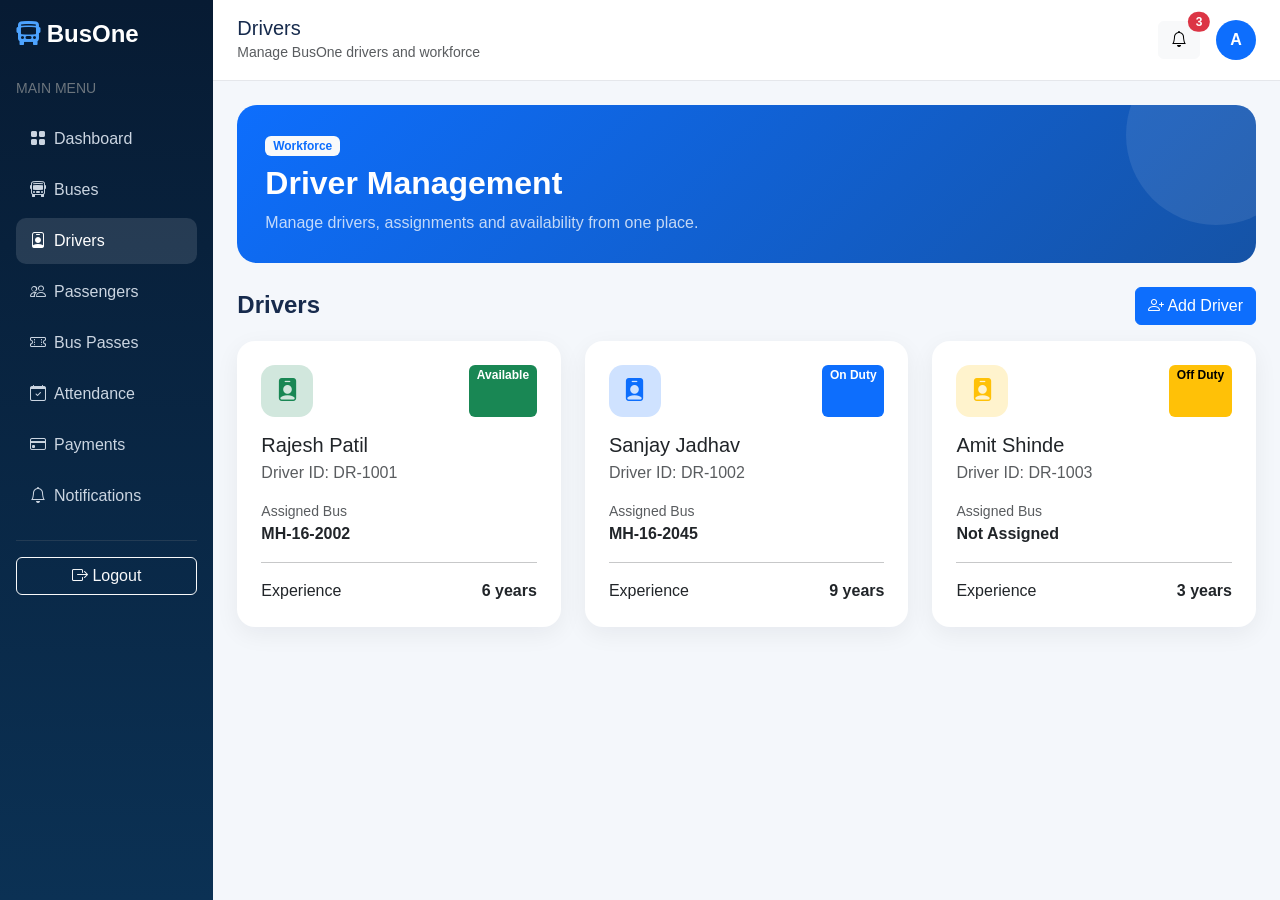
<file: Frontend/drivers.html>
<!DOCTYPE html>
<html lang="en">
<head>
<meta charset="UTF-8">
<meta name="viewport" content="width=device-width, initial-scale=1.0">
<title>BusOne - Drivers</title>
<link href="https://cdn.jsdelivr.net/npm/bootstrap@5.3.3/dist/css/bootstrap.min.css" rel="stylesheet">
<link rel="stylesheet" href="https://cdn.jsdelivr.net/npm/bootstrap-icons@1.11.3/font/bootstrap-icons.min.css">
<style>
body{background:#f4f7fb;font-family:"Segoe UI",Arial,sans-serif;color:#172b4d}
.sidebar{min-height:100vh;background:linear-gradient(180deg,#071b33,#0b3154)}
.brand{font-size:24px;font-weight:700;color:#fff}
.brand i{color:#4da3ff}
.sidebar .nav-link{color:#cbd5e1;padding:11px 14px;border-radius:10px;margin-bottom:5px}
.sidebar .nav-link:hover,.sidebar .nav-link.active{background:rgba(255,255,255,.12);color:#fff}
.sidebar .nav-link i{width:25px;margin-right:8px}
.topbar{background:#fff;border-bottom:1px solid #e5e7eb}
.cardx{border:0;border-radius:18px;box-shadow:0 7px 24px rgba(15,23,42,.06)}
.stat-icon{width:52px;height:52px;border-radius:14px;display:flex;align-items:center;justify-content:center;font-size:23px}
.hero{background:linear-gradient(135deg,#0d6efd,#1553a6);color:#fff;border-radius:20px;padding:28px;position:relative;overflow:hidden}
.hero:after{content:"";position:absolute;width:180px;height:180px;border-radius:50%;background:rgba(255,255,255,.09);right:-50px;top:-60px}
.table-card{border:0;border-radius:18px;box-shadow:0 7px 24px rgba(15,23,42,.06);overflow:hidden}
.profile{width:40px;height:40px;border-radius:50%;background:#0d6efd;color:#fff;display:flex;align-items:center;justify-content:center;font-weight:700}
@media(max-width:768px){.sidebar{min-height:auto}}
</style>
</head>
<body>
<div class="container-fluid"><div class="row">
<aside class="col-lg-2 col-md-3 p-3 sidebar">
<div class="brand mb-4"><i class="bi bi-bus-front-fill"></i> BusOne</div>
<small class="text-secondary text-uppercase">Main Menu</small>
<nav class="nav flex-column mt-3"><a href="admin-dashboard.html" class="nav-link "><i class="bi bi-grid-fill"></i>Dashboard</a><a href="buses.html" class="nav-link "><i class="bi bi-bus-front"></i>Buses</a><a href="drivers.html" class="nav-link active"><i class="bi bi-person-badge"></i>Drivers</a><a href="passengers.html" class="nav-link "><i class="bi bi-people"></i>Passengers</a><a href="passes.html" class="nav-link "><i class="bi bi-ticket-perforated"></i>Bus Passes</a><a href="attendance.html" class="nav-link "><i class="bi bi-calendar-check"></i>Attendance</a><a href="payments.html" class="nav-link "><i class="bi bi-credit-card"></i>Payments</a><a href="notifications.html" class="nav-link "><i class="bi bi-bell"></i>Notifications</a></nav>
<hr class="border-secondary">
<a href="index.html" class="btn btn-outline-light w-100"><i class="bi bi-box-arrow-right"></i> Logout</a>
</aside>
<main class="col-lg-10 col-md-9 p-0">
<div class="topbar px-4 py-3 d-flex justify-content-between align-items-center">
<div><h5 class="mb-0">Drivers</h5><small class="text-muted">Manage BusOne drivers and workforce</small></div>
<div class="d-flex align-items-center gap-3"><button class="btn btn-light position-relative"><i class="bi bi-bell"></i><span class="position-absolute top-0 start-100 translate-middle badge rounded-pill bg-danger">3</span></button><div class="profile">A</div></div>
</div>
<div class="p-4">
<div class="hero mb-4"><div class="position-relative z-1"><span class="badge bg-light text-primary mb-2">Workforce</span><h2 class="fw-bold">Driver Management</h2><p class="mb-0 opacity-75">Manage drivers, assignments and availability from one place.</p></div></div>
<div class="d-flex justify-content-between align-items-center mb-3"><h4 class="fw-bold mb-0">Drivers</h4><button class="btn btn-primary"><i class="bi bi-person-plus"></i> Add Driver</button></div>
<div class="row g-4">
<div class="col-xl-4 col-md-6"><div class="card cardx p-4 h-100"><div class="d-flex justify-content-between"><div class="stat-icon bg-success-subtle text-success"><i class="bi bi-person-badge-fill"></i></div><span class="badge text-bg-success">Available</span></div><h5 class="mt-3 mb-1">Rajesh Patil</h5><p class="text-muted mb-3">Driver ID: DR-1001</p><div class="small text-muted">Assigned Bus</div><div class="fw-semibold">MH-16-2002</div><hr><div class="d-flex justify-content-between"><span>Experience</span><strong>6 years</strong></div></div></div>
<div class="col-xl-4 col-md-6"><div class="card cardx p-4 h-100"><div class="d-flex justify-content-between"><div class="stat-icon bg-primary-subtle text-primary"><i class="bi bi-person-badge-fill"></i></div><span class="badge text-bg-primary">On Duty</span></div><h5 class="mt-3 mb-1">Sanjay Jadhav</h5><p class="text-muted mb-3">Driver ID: DR-1002</p><div class="small text-muted">Assigned Bus</div><div class="fw-semibold">MH-16-2045</div><hr><div class="d-flex justify-content-between"><span>Experience</span><strong>9 years</strong></div></div></div>
<div class="col-xl-4 col-md-6"><div class="card cardx p-4 h-100"><div class="d-flex justify-content-between"><div class="stat-icon bg-warning-subtle text-warning"><i class="bi bi-person-badge-fill"></i></div><span class="badge text-bg-warning">Off Duty</span></div><h5 class="mt-3 mb-1">Amit Shinde</h5><p class="text-muted mb-3">Driver ID: DR-1003</p><div class="small text-muted">Assigned Bus</div><div class="fw-semibold">Not Assigned</div><hr><div class="d-flex justify-content-between"><span>Experience</span><strong>3 years</strong></div></div></div>
</div></div>
</main></div></div>
</body></html>
</file>
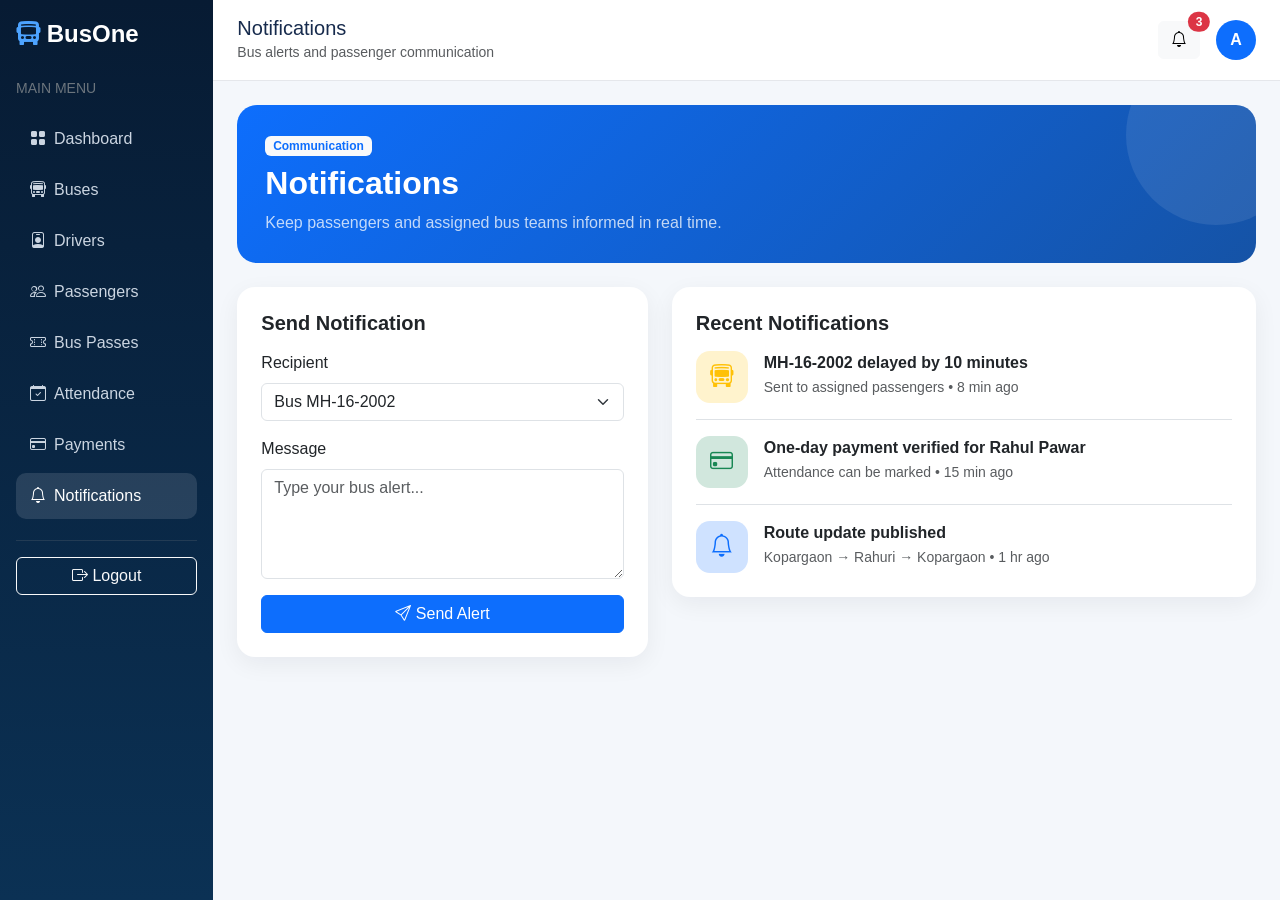
<file: Frontend/notifications.html>
<!DOCTYPE html>
<html lang="en">
<head>
<meta charset="UTF-8">
<meta name="viewport" content="width=device-width, initial-scale=1.0">
<title>BusOne - Notifications</title>
<link href="https://cdn.jsdelivr.net/npm/bootstrap@5.3.3/dist/css/bootstrap.min.css" rel="stylesheet">
<link rel="stylesheet" href="https://cdn.jsdelivr.net/npm/bootstrap-icons@1.11.3/font/bootstrap-icons.min.css">
<style>
body{background:#f4f7fb;font-family:"Segoe UI",Arial,sans-serif;color:#172b4d}
.sidebar{min-height:100vh;background:linear-gradient(180deg,#071b33,#0b3154)}
.brand{font-size:24px;font-weight:700;color:#fff}
.brand i{color:#4da3ff}
.sidebar .nav-link{color:#cbd5e1;padding:11px 14px;border-radius:10px;margin-bottom:5px}
.sidebar .nav-link:hover,.sidebar .nav-link.active{background:rgba(255,255,255,.12);color:#fff}
.sidebar .nav-link i{width:25px;margin-right:8px}
.topbar{background:#fff;border-bottom:1px solid #e5e7eb}
.cardx{border:0;border-radius:18px;box-shadow:0 7px 24px rgba(15,23,42,.06)}
.stat-icon{width:52px;height:52px;border-radius:14px;display:flex;align-items:center;justify-content:center;font-size:23px}
.hero{background:linear-gradient(135deg,#0d6efd,#1553a6);color:#fff;border-radius:20px;padding:28px;position:relative;overflow:hidden}
.hero:after{content:"";position:absolute;width:180px;height:180px;border-radius:50%;background:rgba(255,255,255,.09);right:-50px;top:-60px}
.table-card{border:0;border-radius:18px;box-shadow:0 7px 24px rgba(15,23,42,.06);overflow:hidden}
.profile{width:40px;height:40px;border-radius:50%;background:#0d6efd;color:#fff;display:flex;align-items:center;justify-content:center;font-weight:700}
@media(max-width:768px){.sidebar{min-height:auto}}
</style>
</head>
<body>
<div class="container-fluid"><div class="row">
<aside class="col-lg-2 col-md-3 p-3 sidebar">
<div class="brand mb-4"><i class="bi bi-bus-front-fill"></i> BusOne</div>
<small class="text-secondary text-uppercase">Main Menu</small>
<nav class="nav flex-column mt-3"><a href="admin-dashboard.html" class="nav-link "><i class="bi bi-grid-fill"></i>Dashboard</a><a href="buses.html" class="nav-link "><i class="bi bi-bus-front"></i>Buses</a><a href="drivers.html" class="nav-link "><i class="bi bi-person-badge"></i>Drivers</a><a href="passengers.html" class="nav-link "><i class="bi bi-people"></i>Passengers</a><a href="passes.html" class="nav-link "><i class="bi bi-ticket-perforated"></i>Bus Passes</a><a href="attendance.html" class="nav-link "><i class="bi bi-calendar-check"></i>Attendance</a><a href="payments.html" class="nav-link "><i class="bi bi-credit-card"></i>Payments</a><a href="notifications.html" class="nav-link active"><i class="bi bi-bell"></i>Notifications</a></nav>
<hr class="border-secondary">
<a href="index.html" class="btn btn-outline-light w-100"><i class="bi bi-box-arrow-right"></i> Logout</a>
</aside>
<main class="col-lg-10 col-md-9 p-0">
<div class="topbar px-4 py-3 d-flex justify-content-between align-items-center">
<div><h5 class="mb-0">Notifications</h5><small class="text-muted">Bus alerts and passenger communication</small></div>
<div class="d-flex align-items-center gap-3"><button class="btn btn-light position-relative"><i class="bi bi-bell"></i><span class="position-absolute top-0 start-100 translate-middle badge rounded-pill bg-danger">3</span></button><div class="profile">A</div></div>
</div>
<div class="p-4">
<div class="hero mb-4"><div class="position-relative z-1"><span class="badge bg-light text-primary mb-2">Communication</span><h2 class="fw-bold">Notifications</h2><p class="mb-0 opacity-75">Keep passengers and assigned bus teams informed in real time.</p></div></div>
<div class="row g-4">
<div class="col-lg-5"><div class="card cardx p-4"><h5 class="fw-bold mb-3">Send Notification</h5><label class="form-label">Recipient</label><select class="form-select mb-3"><option>Bus MH-16-2002</option><option>All passengers</option><option>Driver - MH-16-2002</option></select><label class="form-label">Message</label><textarea class="form-control mb-3" rows="4" placeholder="Type your bus alert..."></textarea><button class="btn btn-primary w-100"><i class="bi bi-send"></i> Send Alert</button></div></div>
<div class="col-lg-7"><div class="card cardx p-4"><h5 class="fw-bold mb-3">Recent Notifications</h5>
<div class="d-flex gap-3 border-bottom pb-3 mb-3"><div class="stat-icon bg-warning-subtle text-warning"><i class="bi bi-bus-front"></i></div><div><div class="fw-semibold">MH-16-2002 delayed by 10 minutes</div><small class="text-muted">Sent to assigned passengers • 8 min ago</small></div></div>
<div class="d-flex gap-3 border-bottom pb-3 mb-3"><div class="stat-icon bg-success-subtle text-success"><i class="bi bi-credit-card"></i></div><div><div class="fw-semibold">One-day payment verified for Rahul Pawar</div><small class="text-muted">Attendance can be marked • 15 min ago</small></div></div>
<div class="d-flex gap-3"><div class="stat-icon bg-primary-subtle text-primary"><i class="bi bi-bell"></i></div><div><div class="fw-semibold">Route update published</div><small class="text-muted">Kopargaon → Rahuri → Kopargaon • 1 hr ago</small></div></div>
</div></div></div></div>
</main></div></div>
</body></html>
</file>
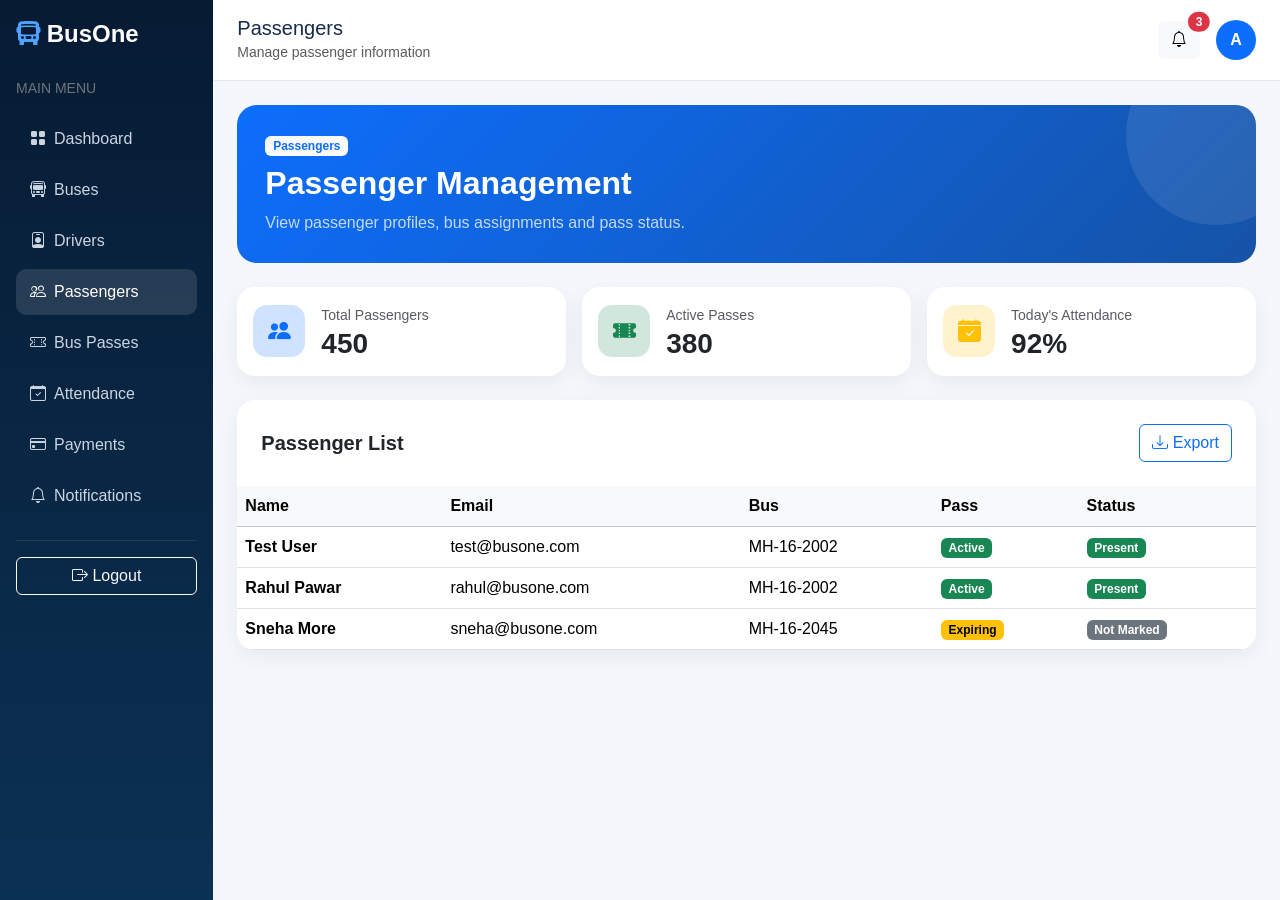
<file: Frontend/passengers.html>
<!DOCTYPE html>
<html lang="en">
<head>
<meta charset="UTF-8">
<meta name="viewport" content="width=device-width, initial-scale=1.0">
<title>BusOne - Passengers</title>
<link href="https://cdn.jsdelivr.net/npm/bootstrap@5.3.3/dist/css/bootstrap.min.css" rel="stylesheet">
<link rel="stylesheet" href="https://cdn.jsdelivr.net/npm/bootstrap-icons@1.11.3/font/bootstrap-icons.min.css">
<style>
body{background:#f4f7fb;font-family:"Segoe UI",Arial,sans-serif;color:#172b4d}
.sidebar{min-height:100vh;background:linear-gradient(180deg,#071b33,#0b3154)}
.brand{font-size:24px;font-weight:700;color:#fff}
.brand i{color:#4da3ff}
.sidebar .nav-link{color:#cbd5e1;padding:11px 14px;border-radius:10px;margin-bottom:5px}
.sidebar .nav-link:hover,.sidebar .nav-link.active{background:rgba(255,255,255,.12);color:#fff}
.sidebar .nav-link i{width:25px;margin-right:8px}
.topbar{background:#fff;border-bottom:1px solid #e5e7eb}
.cardx{border:0;border-radius:18px;box-shadow:0 7px 24px rgba(15,23,42,.06)}
.stat-icon{width:52px;height:52px;border-radius:14px;display:flex;align-items:center;justify-content:center;font-size:23px}
.hero{background:linear-gradient(135deg,#0d6efd,#1553a6);color:#fff;border-radius:20px;padding:28px;position:relative;overflow:hidden}
.hero:after{content:"";position:absolute;width:180px;height:180px;border-radius:50%;background:rgba(255,255,255,.09);right:-50px;top:-60px}
.table-card{border:0;border-radius:18px;box-shadow:0 7px 24px rgba(15,23,42,.06);overflow:hidden}
.profile{width:40px;height:40px;border-radius:50%;background:#0d6efd;color:#fff;display:flex;align-items:center;justify-content:center;font-weight:700}
@media(max-width:768px){.sidebar{min-height:auto}}
</style>
</head>
<body>
<div class="container-fluid"><div class="row">
<aside class="col-lg-2 col-md-3 p-3 sidebar">
<div class="brand mb-4"><i class="bi bi-bus-front-fill"></i> BusOne</div>
<small class="text-secondary text-uppercase">Main Menu</small>
<nav class="nav flex-column mt-3"><a href="admin-dashboard.html" class="nav-link "><i class="bi bi-grid-fill"></i>Dashboard</a><a href="buses.html" class="nav-link "><i class="bi bi-bus-front"></i>Buses</a><a href="drivers.html" class="nav-link "><i class="bi bi-person-badge"></i>Drivers</a><a href="passengers.html" class="nav-link active"><i class="bi bi-people"></i>Passengers</a><a href="passes.html" class="nav-link "><i class="bi bi-ticket-perforated"></i>Bus Passes</a><a href="attendance.html" class="nav-link "><i class="bi bi-calendar-check"></i>Attendance</a><a href="payments.html" class="nav-link "><i class="bi bi-credit-card"></i>Payments</a><a href="notifications.html" class="nav-link "><i class="bi bi-bell"></i>Notifications</a></nav>
<hr class="border-secondary">
<a href="index.html" class="btn btn-outline-light w-100"><i class="bi bi-box-arrow-right"></i> Logout</a>
</aside>
<main class="col-lg-10 col-md-9 p-0">
<div class="topbar px-4 py-3 d-flex justify-content-between align-items-center">
<div><h5 class="mb-0">Passengers</h5><small class="text-muted">Manage passenger information</small></div>
<div class="d-flex align-items-center gap-3"><button class="btn btn-light position-relative"><i class="bi bi-bell"></i><span class="position-absolute top-0 start-100 translate-middle badge rounded-pill bg-danger">3</span></button><div class="profile">A</div></div>
</div>
<div class="p-4">
<div class="hero mb-4"><div class="position-relative z-1"><span class="badge bg-light text-primary mb-2">Passengers</span><h2 class="fw-bold">Passenger Management</h2><p class="mb-0 opacity-75">View passenger profiles, bus assignments and pass status.</p></div></div>
<div class="row g-3 mb-4">
<div class="col-md-4"><div class="card cardx p-3"><div class="d-flex align-items-center gap-3"><div class="stat-icon bg-primary-subtle text-primary"><i class="bi bi-people-fill"></i></div><div><small class="text-muted">Total Passengers</small><h3 class="mb-0 fw-bold">450</h3></div></div></div></div>
<div class="col-md-4"><div class="card cardx p-3"><div class="d-flex align-items-center gap-3"><div class="stat-icon bg-success-subtle text-success"><i class="bi bi-ticket-perforated-fill"></i></div><div><small class="text-muted">Active Passes</small><h3 class="mb-0 fw-bold">380</h3></div></div></div></div>
<div class="col-md-4"><div class="card cardx p-3"><div class="d-flex align-items-center gap-3"><div class="stat-icon bg-warning-subtle text-warning"><i class="bi bi-calendar-check-fill"></i></div><div><small class="text-muted">Today's Attendance</small><h3 class="mb-0 fw-bold">92%</h3></div></div></div></div>
</div>
<div class="card table-card"><div class="p-4 d-flex justify-content-between align-items-center"><h5 class="fw-bold mb-0">Passenger List</h5><button class="btn btn-outline-primary"><i class="bi bi-download"></i> Export</button></div>
<div class="table-responsive"><table class="table align-middle mb-0"><thead class="table-light"><tr><th>Name</th><th>Email</th><th>Bus</th><th>Pass</th><th>Status</th></tr></thead><tbody>
<tr><td class="fw-semibold">Test User</td><td>test@busone.com</td><td>MH-16-2002</td><td><span class="badge text-bg-success">Active</span></td><td><span class="badge text-bg-success">Present</span></td></tr>
<tr><td class="fw-semibold">Rahul Pawar</td><td>rahul@busone.com</td><td>MH-16-2002</td><td><span class="badge text-bg-success">Active</span></td><td><span class="badge text-bg-success">Present</span></td></tr>
<tr><td class="fw-semibold">Sneha More</td><td>sneha@busone.com</td><td>MH-16-2045</td><td><span class="badge text-bg-warning">Expiring</span></td><td><span class="badge text-bg-secondary">Not Marked</span></td></tr>
</tbody></table></div></div></div>
</main></div></div>
</body></html>
</file>
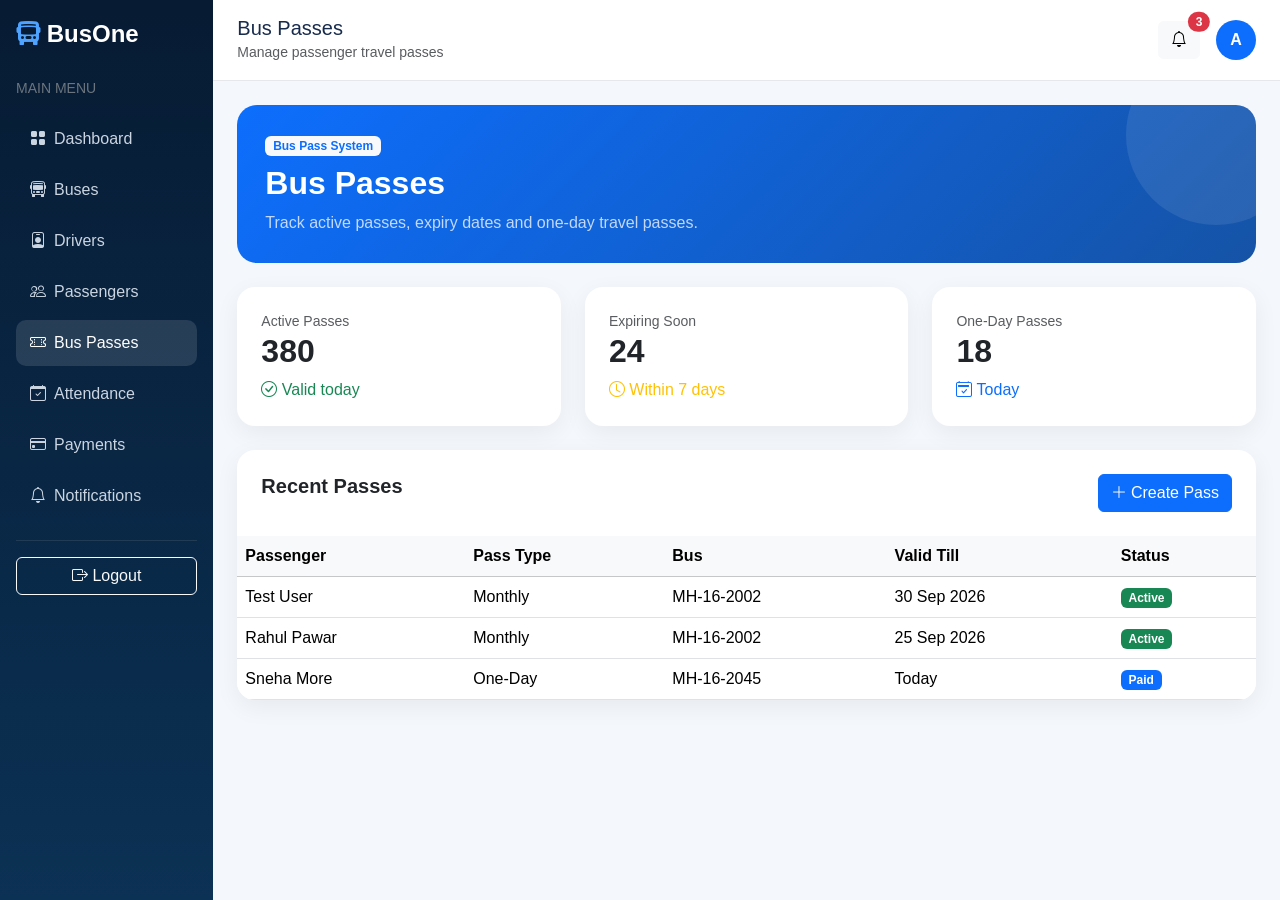
<file: Frontend/passes.html>
<!DOCTYPE html>
<html lang="en">
<head>
<meta charset="UTF-8">
<meta name="viewport" content="width=device-width, initial-scale=1.0">
<title>BusOne - Bus Passes</title>
<link href="https://cdn.jsdelivr.net/npm/bootstrap@5.3.3/dist/css/bootstrap.min.css" rel="stylesheet">
<link rel="stylesheet" href="https://cdn.jsdelivr.net/npm/bootstrap-icons@1.11.3/font/bootstrap-icons.min.css">
<style>
body{background:#f4f7fb;font-family:"Segoe UI",Arial,sans-serif;color:#172b4d}
.sidebar{min-height:100vh;background:linear-gradient(180deg,#071b33,#0b3154)}
.brand{font-size:24px;font-weight:700;color:#fff}
.brand i{color:#4da3ff}
.sidebar .nav-link{color:#cbd5e1;padding:11px 14px;border-radius:10px;margin-bottom:5px}
.sidebar .nav-link:hover,.sidebar .nav-link.active{background:rgba(255,255,255,.12);color:#fff}
.sidebar .nav-link i{width:25px;margin-right:8px}
.topbar{background:#fff;border-bottom:1px solid #e5e7eb}
.cardx{border:0;border-radius:18px;box-shadow:0 7px 24px rgba(15,23,42,.06)}
.stat-icon{width:52px;height:52px;border-radius:14px;display:flex;align-items:center;justify-content:center;font-size:23px}
.hero{background:linear-gradient(135deg,#0d6efd,#1553a6);color:#fff;border-radius:20px;padding:28px;position:relative;overflow:hidden}
.hero:after{content:"";position:absolute;width:180px;height:180px;border-radius:50%;background:rgba(255,255,255,.09);right:-50px;top:-60px}
.table-card{border:0;border-radius:18px;box-shadow:0 7px 24px rgba(15,23,42,.06);overflow:hidden}
.profile{width:40px;height:40px;border-radius:50%;background:#0d6efd;color:#fff;display:flex;align-items:center;justify-content:center;font-weight:700}
@media(max-width:768px){.sidebar{min-height:auto}}
</style>
</head>
<body>
<div class="container-fluid"><div class="row">
<aside class="col-lg-2 col-md-3 p-3 sidebar">
<div class="brand mb-4"><i class="bi bi-bus-front-fill"></i> BusOne</div>
<small class="text-secondary text-uppercase">Main Menu</small>
<nav class="nav flex-column mt-3"><a href="admin-dashboard.html" class="nav-link "><i class="bi bi-grid-fill"></i>Dashboard</a><a href="buses.html" class="nav-link "><i class="bi bi-bus-front"></i>Buses</a><a href="drivers.html" class="nav-link "><i class="bi bi-person-badge"></i>Drivers</a><a href="passengers.html" class="nav-link "><i class="bi bi-people"></i>Passengers</a><a href="passes.html" class="nav-link active"><i class="bi bi-ticket-perforated"></i>Bus Passes</a><a href="attendance.html" class="nav-link "><i class="bi bi-calendar-check"></i>Attendance</a><a href="payments.html" class="nav-link "><i class="bi bi-credit-card"></i>Payments</a><a href="notifications.html" class="nav-link "><i class="bi bi-bell"></i>Notifications</a></nav>
<hr class="border-secondary">
<a href="index.html" class="btn btn-outline-light w-100"><i class="bi bi-box-arrow-right"></i> Logout</a>
</aside>
<main class="col-lg-10 col-md-9 p-0">
<div class="topbar px-4 py-3 d-flex justify-content-between align-items-center">
<div><h5 class="mb-0">Bus Passes</h5><small class="text-muted">Manage passenger travel passes</small></div>
<div class="d-flex align-items-center gap-3"><button class="btn btn-light position-relative"><i class="bi bi-bell"></i><span class="position-absolute top-0 start-100 translate-middle badge rounded-pill bg-danger">3</span></button><div class="profile">A</div></div>
</div>
<div class="p-4">
<div class="hero mb-4"><div class="position-relative z-1"><span class="badge bg-light text-primary mb-2">Bus Pass System</span><h2 class="fw-bold">Bus Passes</h2><p class="mb-0 opacity-75">Track active passes, expiry dates and one-day travel passes.</p></div></div>
<div class="row g-4 mb-4">
<div class="col-md-4"><div class="card cardx p-4"><small class="text-muted">Active Passes</small><h2 class="fw-bold">380</h2><span class="text-success"><i class="bi bi-check-circle"></i> Valid today</span></div></div>
<div class="col-md-4"><div class="card cardx p-4"><small class="text-muted">Expiring Soon</small><h2 class="fw-bold">24</h2><span class="text-warning"><i class="bi bi-clock"></i> Within 7 days</span></div></div>
<div class="col-md-4"><div class="card cardx p-4"><small class="text-muted">One-Day Passes</small><h2 class="fw-bold">18</h2><span class="text-primary"><i class="bi bi-calendar2-check"></i> Today</span></div></div>
</div>
<div class="card table-card"><div class="p-4 d-flex justify-content-between"><h5 class="fw-bold">Recent Passes</h5><button class="btn btn-primary"><i class="bi bi-plus-lg"></i> Create Pass</button></div>
<div class="table-responsive"><table class="table align-middle mb-0"><thead class="table-light"><tr><th>Passenger</th><th>Pass Type</th><th>Bus</th><th>Valid Till</th><th>Status</th></tr></thead><tbody>
<tr><td>Test User</td><td>Monthly</td><td>MH-16-2002</td><td>30 Sep 2026</td><td><span class="badge text-bg-success">Active</span></td></tr>
<tr><td>Rahul Pawar</td><td>Monthly</td><td>MH-16-2002</td><td>25 Sep 2026</td><td><span class="badge text-bg-success">Active</span></td></tr>
<tr><td>Sneha More</td><td>One-Day</td><td>MH-16-2045</td><td>Today</td><td><span class="badge text-bg-primary">Paid</span></td></tr>
</tbody></table></div></div></div>
</main></div></div>
</body></html>
</file>
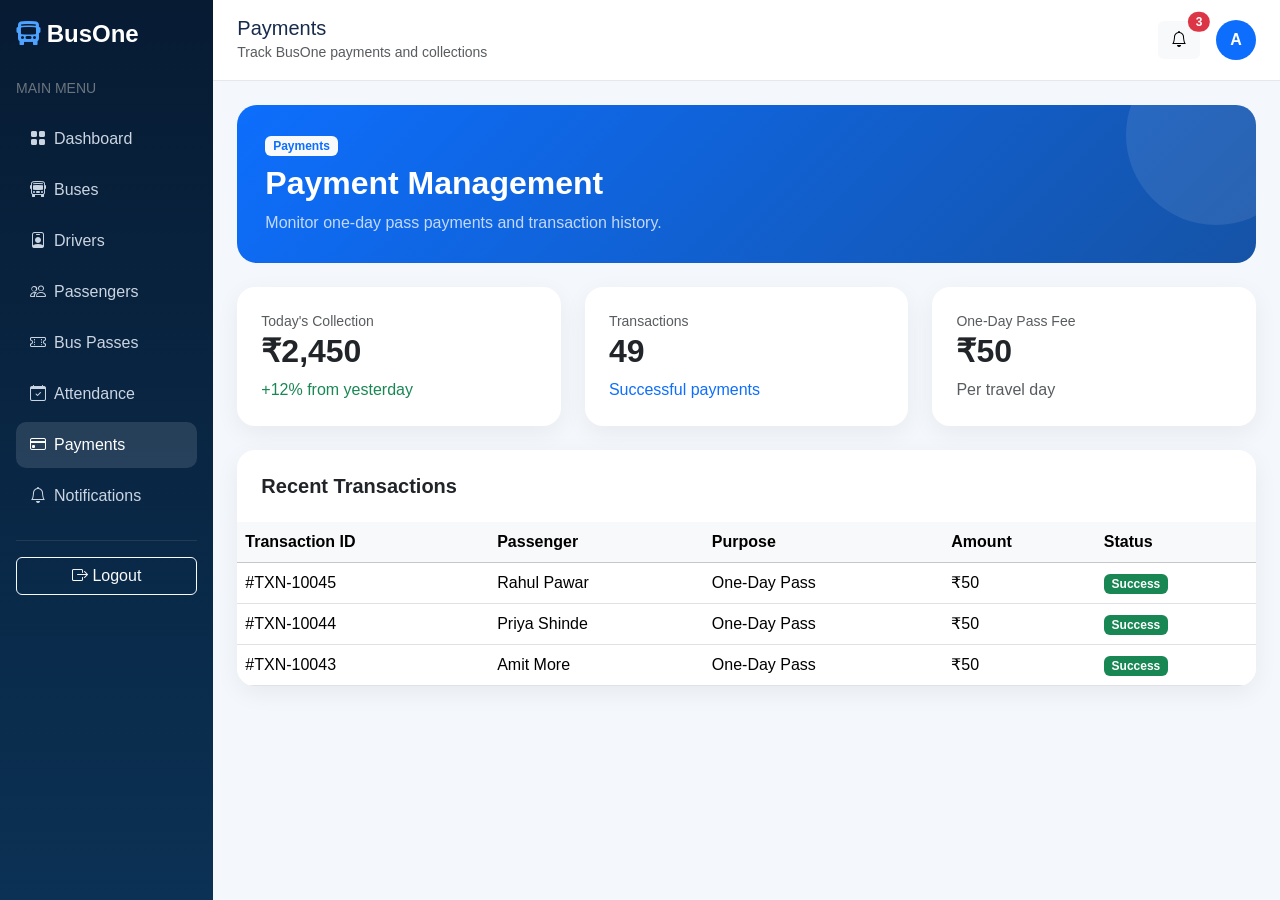
<file: Frontend/payments.html>
<!DOCTYPE html>
<html lang="en">
<head>
<meta charset="UTF-8">
<meta name="viewport" content="width=device-width, initial-scale=1.0">
<title>BusOne - Payments</title>
<link href="https://cdn.jsdelivr.net/npm/bootstrap@5.3.3/dist/css/bootstrap.min.css" rel="stylesheet">
<link rel="stylesheet" href="https://cdn.jsdelivr.net/npm/bootstrap-icons@1.11.3/font/bootstrap-icons.min.css">
<style>
body{background:#f4f7fb;font-family:"Segoe UI",Arial,sans-serif;color:#172b4d}
.sidebar{min-height:100vh;background:linear-gradient(180deg,#071b33,#0b3154)}
.brand{font-size:24px;font-weight:700;color:#fff}
.brand i{color:#4da3ff}
.sidebar .nav-link{color:#cbd5e1;padding:11px 14px;border-radius:10px;margin-bottom:5px}
.sidebar .nav-link:hover,.sidebar .nav-link.active{background:rgba(255,255,255,.12);color:#fff}
.sidebar .nav-link i{width:25px;margin-right:8px}
.topbar{background:#fff;border-bottom:1px solid #e5e7eb}
.cardx{border:0;border-radius:18px;box-shadow:0 7px 24px rgba(15,23,42,.06)}
.stat-icon{width:52px;height:52px;border-radius:14px;display:flex;align-items:center;justify-content:center;font-size:23px}
.hero{background:linear-gradient(135deg,#0d6efd,#1553a6);color:#fff;border-radius:20px;padding:28px;position:relative;overflow:hidden}
.hero:after{content:"";position:absolute;width:180px;height:180px;border-radius:50%;background:rgba(255,255,255,.09);right:-50px;top:-60px}
.table-card{border:0;border-radius:18px;box-shadow:0 7px 24px rgba(15,23,42,.06);overflow:hidden}
.profile{width:40px;height:40px;border-radius:50%;background:#0d6efd;color:#fff;display:flex;align-items:center;justify-content:center;font-weight:700}
@media(max-width:768px){.sidebar{min-height:auto}}
</style>
</head>
<body>
<div class="container-fluid"><div class="row">
<aside class="col-lg-2 col-md-3 p-3 sidebar">
<div class="brand mb-4"><i class="bi bi-bus-front-fill"></i> BusOne</div>
<small class="text-secondary text-uppercase">Main Menu</small>
<nav class="nav flex-column mt-3"><a href="admin-dashboard.html" class="nav-link "><i class="bi bi-grid-fill"></i>Dashboard</a><a href="buses.html" class="nav-link "><i class="bi bi-bus-front"></i>Buses</a><a href="drivers.html" class="nav-link "><i class="bi bi-person-badge"></i>Drivers</a><a href="passengers.html" class="nav-link "><i class="bi bi-people"></i>Passengers</a><a href="passes.html" class="nav-link "><i class="bi bi-ticket-perforated"></i>Bus Passes</a><a href="attendance.html" class="nav-link "><i class="bi bi-calendar-check"></i>Attendance</a><a href="payments.html" class="nav-link active"><i class="bi bi-credit-card"></i>Payments</a><a href="notifications.html" class="nav-link "><i class="bi bi-bell"></i>Notifications</a></nav>
<hr class="border-secondary">
<a href="index.html" class="btn btn-outline-light w-100"><i class="bi bi-box-arrow-right"></i> Logout</a>
</aside>
<main class="col-lg-10 col-md-9 p-0">
<div class="topbar px-4 py-3 d-flex justify-content-between align-items-center">
<div><h5 class="mb-0">Payments</h5><small class="text-muted">Track BusOne payments and collections</small></div>
<div class="d-flex align-items-center gap-3"><button class="btn btn-light position-relative"><i class="bi bi-bell"></i><span class="position-absolute top-0 start-100 translate-middle badge rounded-pill bg-danger">3</span></button><div class="profile">A</div></div>
</div>
<div class="p-4">
<div class="hero mb-4"><div class="position-relative z-1"><span class="badge bg-light text-primary mb-2">Payments</span><h2 class="fw-bold">Payment Management</h2><p class="mb-0 opacity-75">Monitor one-day pass payments and transaction history.</p></div></div>
<div class="row g-4 mb-4">
<div class="col-md-4"><div class="card cardx p-4"><small class="text-muted">Today's Collection</small><h2 class="fw-bold">₹2,450</h2><span class="text-success">+12% from yesterday</span></div></div>
<div class="col-md-4"><div class="card cardx p-4"><small class="text-muted">Transactions</small><h2 class="fw-bold">49</h2><span class="text-primary">Successful payments</span></div></div>
<div class="col-md-4"><div class="card cardx p-4"><small class="text-muted">One-Day Pass Fee</small><h2 class="fw-bold">₹50</h2><span class="text-muted">Per travel day</span></div></div>
</div>
<div class="card table-card"><div class="p-4"><h5 class="fw-bold mb-0">Recent Transactions</h5></div><div class="table-responsive"><table class="table align-middle mb-0"><thead class="table-light"><tr><th>Transaction ID</th><th>Passenger</th><th>Purpose</th><th>Amount</th><th>Status</th></tr></thead><tbody>
<tr><td>#TXN-10045</td><td>Rahul Pawar</td><td>One-Day Pass</td><td>₹50</td><td><span class="badge text-bg-success">Success</span></td></tr>
<tr><td>#TXN-10044</td><td>Priya Shinde</td><td>One-Day Pass</td><td>₹50</td><td><span class="badge text-bg-success">Success</span></td></tr>
<tr><td>#TXN-10043</td><td>Amit More</td><td>One-Day Pass</td><td>₹50</td><td><span class="badge text-bg-success">Success</span></td></tr>
</tbody></table></div></div></div>
</main></div></div>
</body></html>
</file>
<file: Frontend/style.css>
* {
    margin: 0;
    padding: 0;
    box-sizing: border-box;
}

body {
    font-family: Arial, Helvetica, sans-serif;
    background: #f4f7fb;
}


/* =========================
   MAIN LOGIN PAGE
========================= */

.login-page {
    min-height: 100vh;
    display: flex;
    align-items: center;
    justify-content: center;
    padding: 25px;
}


/* =========================
   LOGIN CONTAINER
========================= */

.login-container {
    width: 1100px;
    min-height: 650px;

    background: white;

    border-radius: 20px;

    overflow: hidden;

    display: grid;
    grid-template-columns: 48% 52%;

    box-shadow: 0 15px 45px rgba(0, 0, 0, 0.12);
}


/* =========================
   LEFT SIDE
========================= */

.login-left {
    position: relative;

    background-image:
        url("https://images.unsplash.com/photo-1544620347-c4fd4a3d5957?auto=format&fit=crop&w=1200&q=80");

    background-size: cover;
    background-position: center;

    min-height: 650px;

    color: white;
}


/* Dark layer */

.overlay {
    position: absolute;

    inset: 0;

    background:
        linear-gradient(
            135deg,
            rgba(5, 36, 76, 0.92),
            rgba(12, 78, 120, 0.65)
        );
}


/* Left content */

.left-content {
    position: relative;

    z-index: 2;

    height: 100%;

    padding: 55px 45px;

    display: flex;

    flex-direction: column;

    justify-content: space-between;
}


/* =========================
   BRAND
========================= */

.brand {
    display: flex;
    align-items: center;
    gap: 15px;
}


.brand-icon {
    width: 55px;
    height: 55px;

    border-radius: 14px;

    background: white;

    color: #1769aa;

    display: flex;

    align-items: center;
    justify-content: center;

    font-size: 28px;
}


.brand h1 {
    font-size: 32px;

    font-weight: 700;

    margin: 0;
}


.brand p {
    margin: 3px 0 0;

    font-size: 13px;

    opacity: 0.85;
}


/* =========================
   WELCOME TEXT
========================= */

.welcome-text h2 {
    font-size: 42px;

    line-height: 1.15;

    font-weight: 700;

    margin-bottom: 20px;
}


.welcome-text p {
    max-width: 430px;

    font-size: 16px;

    line-height: 1.7;

    opacity: 0.9;
}


/* =========================
   FEATURES
========================= */

.features {
    display: flex;

    flex-direction: column;

    gap: 15px;
}


.feature {
    display: flex;

    align-items: center;

    gap: 12px;

    font-size: 15px;
}


.feature i {
    width: 35px;
    height: 35px;

    border-radius: 50%;

    background: rgba(255, 255, 255, 0.18);

    display: flex;

    align-items: center;

    justify-content: center;
}


/* =========================
   RIGHT SIDE
========================= */

.login-right {
    display: flex;

    align-items: center;

    justify-content: center;

    padding: 45px;
}


.login-box {
    width: 100%;

    max-width: 440px;
}


/* =========================
   HEADING
========================= */

.login-heading {
    margin-bottom: 30px;
}


.login-heading h2 {
    font-size: 30px;

    font-weight: 700;

    color: #172b4d;

    margin-bottom: 8px;
}


.login-heading p {
    color: #718096;

    margin: 0;

    font-size: 15px;
}


/* =========================
   MOBILE LOGO
========================= */

.mobile-logo {
    display: none;

    align-items: center;

    gap: 10px;

    margin-bottom: 25px;
}


.mobile-logo .brand-icon {
    width: 45px;
    height: 45px;

    font-size: 22px;
}


.mobile-logo h2 {
    margin: 0;

    color: #1769aa;
}


/* =========================
   FORM
========================= */

.form-label {
    font-size: 14px;

    font-weight: 600;

    color: #344054;

    margin-bottom: 8px;
}


.input-group-text {
    background: white;

    border-right: 0;

    color: #667085;
}


.form-control {
    height: 48px;

    border-left: 0;

    font-size: 14px;
}


.form-control:focus {
    box-shadow: none;

    border-color: #1769aa;
}


.input-group:focus-within .input-group-text {
    border-color: #1769aa;

    color: #1769aa;
}


.password-btn {
    border: 1px solid #dee2e6;

    border-left: 0;

    background: white;

    color: #667085;
}


.password-btn:hover {
    color: #1769aa;

    background: white;
}


/* =========================
   ROLE CARDS
========================= */

.role-options {
    display: grid;

    grid-template-columns: repeat(3, 1fr);

    gap: 10px;
}


.role-card {
    position: relative;

    border: 1px solid #d0d5dd;

    border-radius: 10px;

    padding: 12px 5px;

    text-align: center;

    cursor: pointer;

    transition: 0.2s;

    color: #667085;

    font-size: 13px;
}


.role-card input {
    display: none;
}


.role-card i {
    display: block;

    font-size: 20px;

    margin-bottom: 5px;
}


.role-card.active {
    border-color: #1769aa;

    background: #eff8ff;

    color: #1769aa;
}


.role-card:hover {
    border-color: #1769aa;
}


/* =========================
   LOGIN OPTIONS
========================= */

.login-options {
    display: flex;

    align-items: center;

    justify-content: space-between;

    margin: 15px 0 22px;

    font-size: 13px;
}


.login-options a {
    text-decoration: none;

    color: #1769aa;

    font-weight: 600;
}


.login-options a:hover {
    text-decoration: underline;
}


/* =========================
   LOGIN BUTTON
========================= */

.login-btn {
    width: 100%;

    height: 50px;

    border-radius: 9px;

    background: #1769aa;

    color: white;

    font-weight: 600;

    display: flex;

    align-items: center;

    justify-content: center;

    gap: 10px;

    transition: 0.2s;
}


.login-btn:hover {
    background: #125789;

    color: white;

    transform: translateY(-1px);
}


.login-btn i {
    font-size: 17px;
}


/* =========================
   ERROR
========================= */

.error-message {
    display: block;

    color: #dc3545;

    font-size: 12px;

    margin-top: 5px;
}


/* =========================
   DEMO INFO
========================= */

.demo-info {
    margin-top: 20px;

    padding: 12px;

    border-radius: 8px;

    background: #f0f7ff;

    color: #475467;

    display: flex;

    gap: 10px;

    font-size: 12px;

    line-height: 1.5;
}


.demo-info i {
    color: #1769aa;

    font-size: 17px;
}


/* =========================
   FOOTER
========================= */

.login-footer {
    text-align: center;

    margin-top: 30px;
}


.login-footer p {
    color: #98a2b3;

    font-size: 11px;

    margin: 0;
}


/* =========================
   RESPONSIVE
========================= */

@media (max-width: 900px) {

    .login-container {
        grid-template-columns: 1fr;

        max-width: 550px;
    }

    .login-left {
        display: none;
    }

    .mobile-logo {
        display: flex;
    }

    .login-right {
        padding: 40px 30px;
    }
}


@media (max-width: 480px) {

    .login-page {
        padding: 10px;
    }

    .login-container {
        border-radius: 14px;
    }

    .login-right {
        padding: 30px 20px;
    }

    .login-heading h2 {
        font-size: 25px;
    }

    .role-options {
        gap: 6px;
    }

    .role-card {
        padding: 10px 3px;
        font-size: 12px;
    }
}
/* =========================
   SIGN UP SECTION
========================= */

.signup-section {
    text-align: center;
    margin-top: 18px;
}

.signup-section p {
    display: inline;
    color: #667085;
    font-size: 13px;
    margin-right: 5px;
}

.signup-btn {
    border: none;
    background: transparent;
    color: #1769aa;
    font-weight: 600;
    font-size: 13px;
    padding: 0;
}

.signup-btn:hover {
    color: #125789;
    text-decoration: underline;
}


/* =========================
   SIGNUP MODAL
========================= */

.signup-modal {
    border: none;
    border-radius: 16px;
    overflow: hidden;
    box-shadow: 0 20px 50px rgba(0, 0, 0, 0.2);
}

.signup-modal .modal-header {
    padding: 22px 25px;
    border-bottom: 1px solid #eaecf0;
}

.signup-modal .modal-title {
    color: #172b4d;
    font-size: 22px;
    font-weight: 700;
}

.signup-subtitle {
    margin: 4px 0 0;
    color: #718096;
    font-size: 13px;
}

.signup-modal .modal-body {
    padding: 25px;
}

.signup-select {
    height: 48px;
    font-size: 14px;
}

.signup-select:focus {
    border-color: #1769aa;
    box-shadow: 0 0 0 0.15rem rgba(23, 105, 170, 0.12);
}


/* =========================
   SIGNUP SUBMIT BUTTON
========================= */

.signup-submit-btn {
    width: 100%;
    height: 48px;
    border-radius: 9px;
    background: #1769aa;
    color: white;
    font-weight: 600;
    border: none;
    transition: 0.2s;
}

.signup-submit-btn:hover {
    background: #125789;
    color: white;
    transform: translateY(-1px);
}


/* =========================
   MOBILE
========================= */

@media (max-width: 480px) {

    .signup-modal .modal-body {
        padding: 20px;
    }

    .signup-modal .modal-title {
        font-size: 19px;
    }
}
</file>
